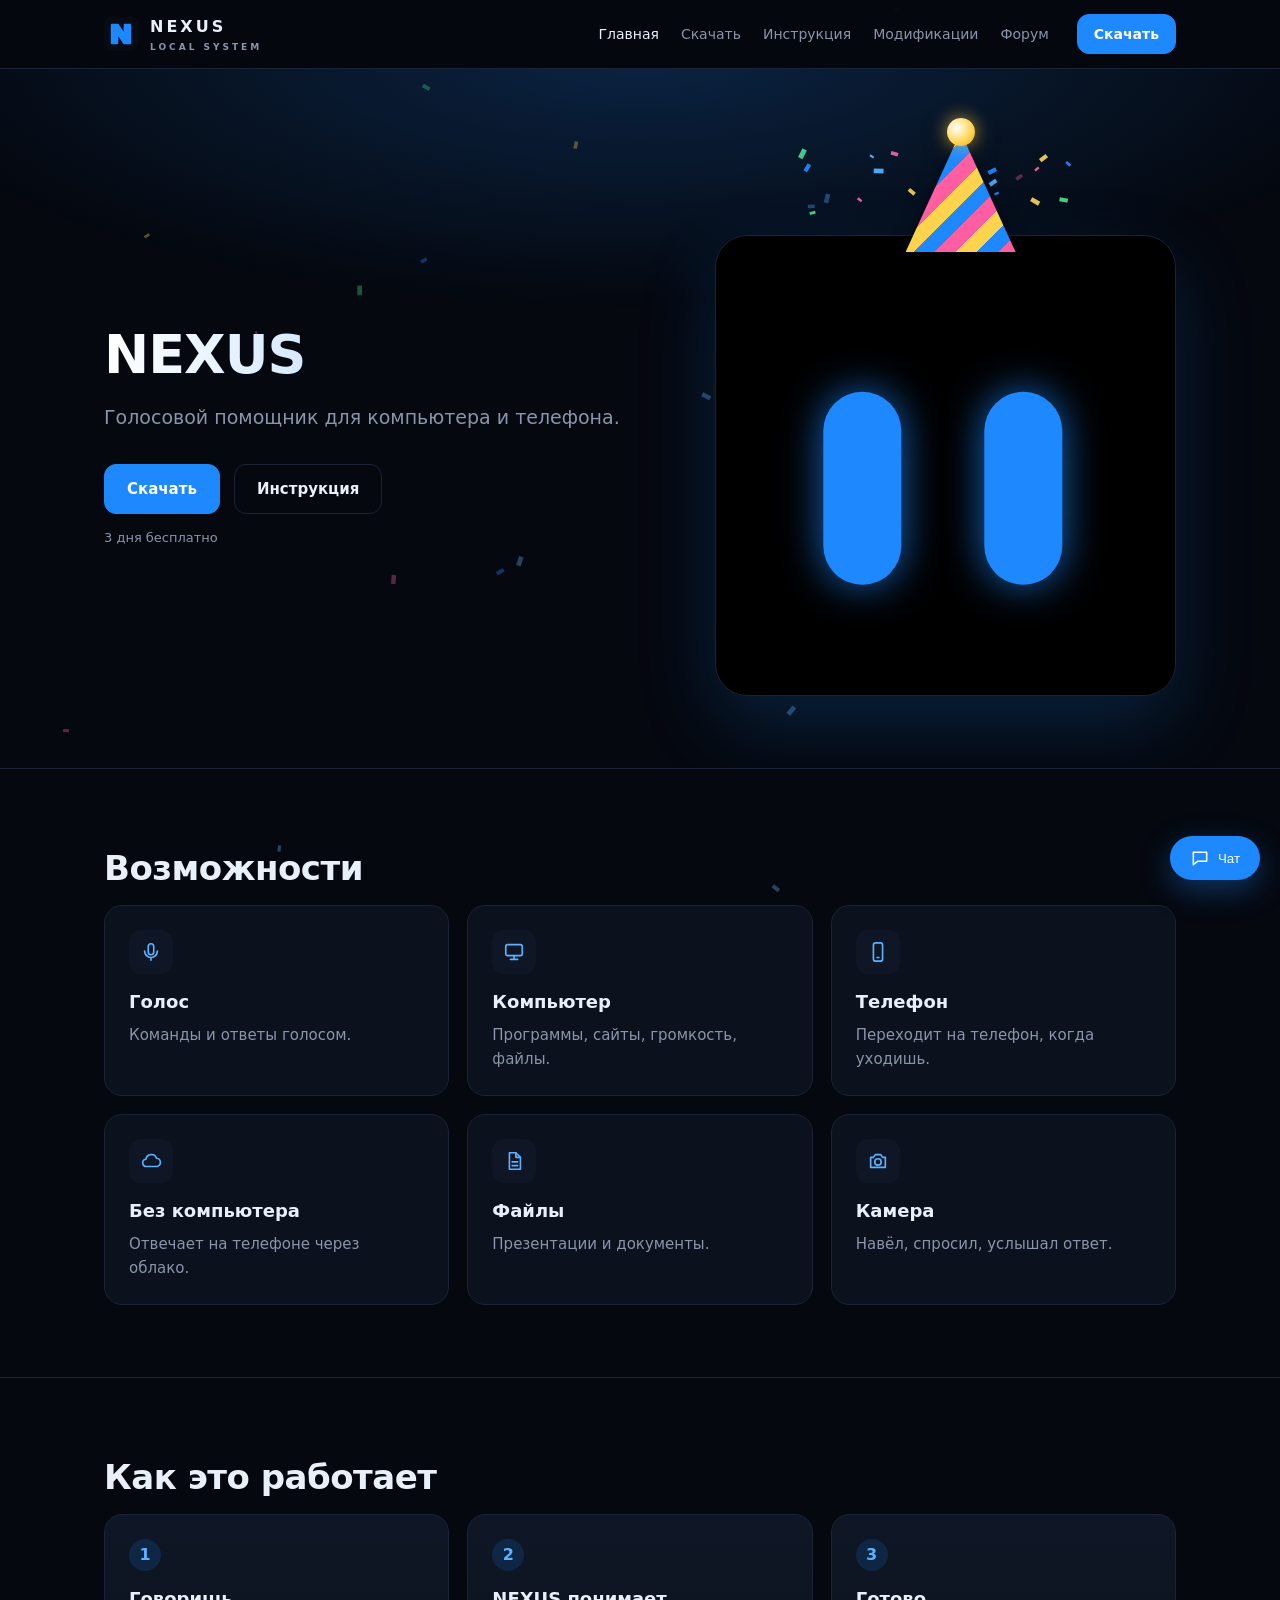
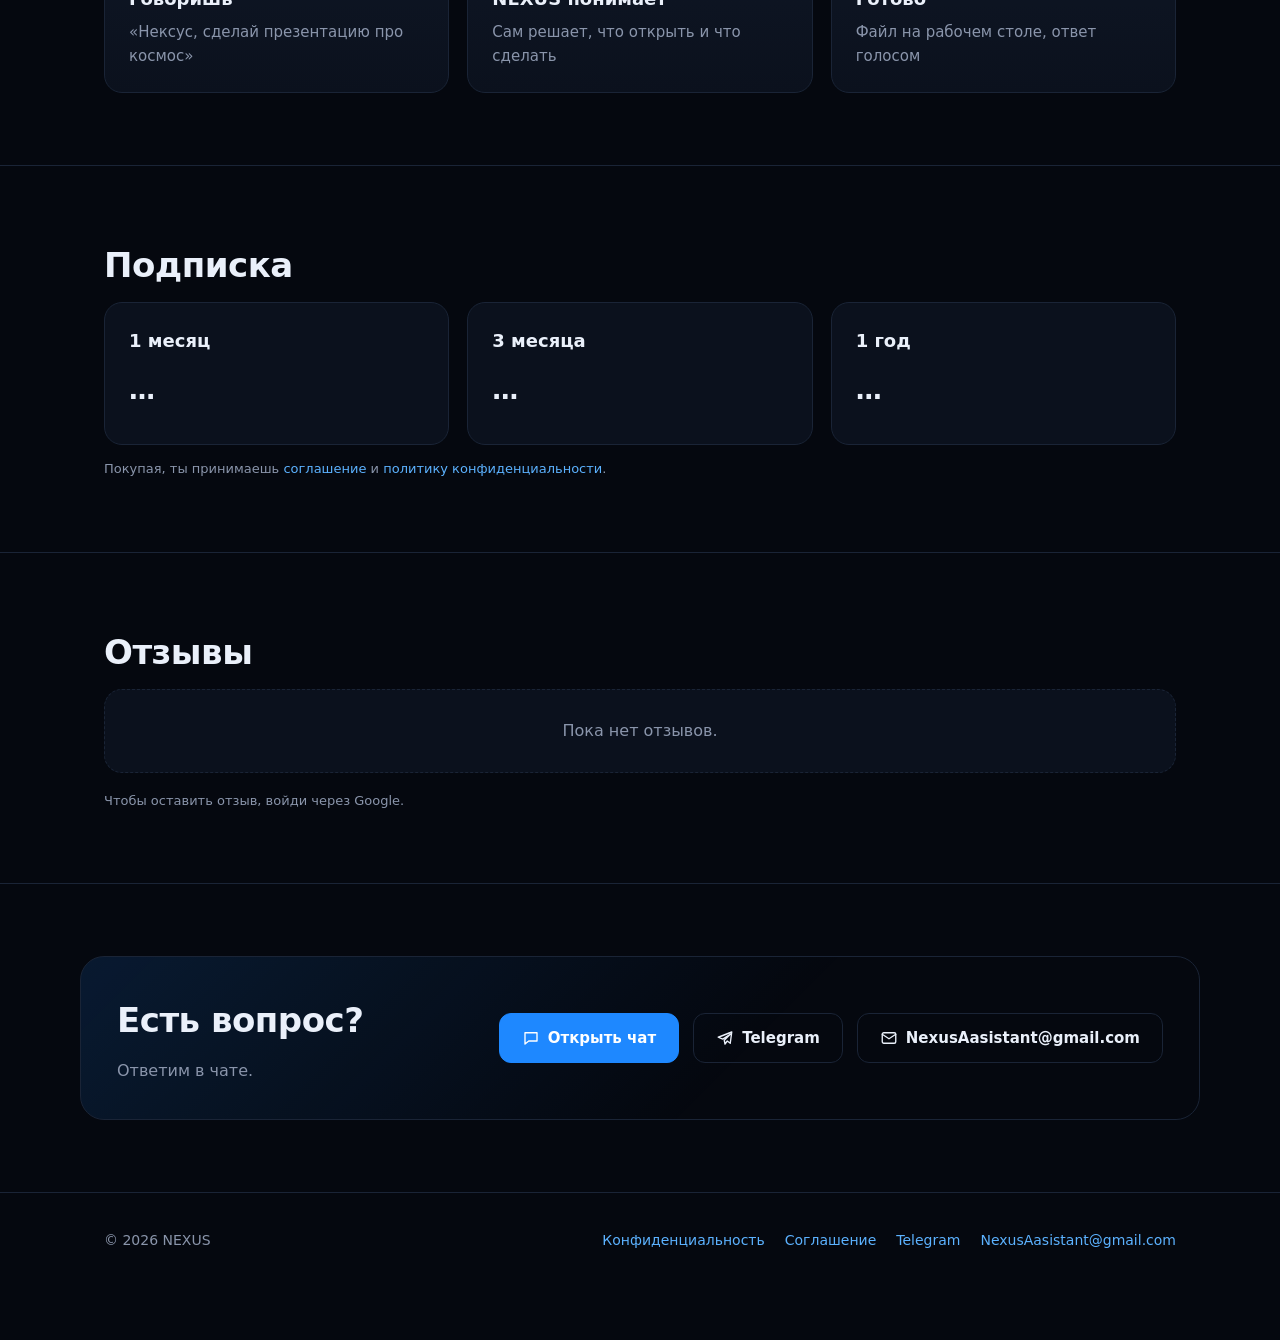
<file: index.html>
<!doctype html>
<html lang="ru">
<head>
<meta charset="utf-8">
<meta name="viewport" content="width=device-width, initial-scale=1">
<title>NEXUS</title>
<link rel="icon" href="assets/logo.svg">
<link rel="stylesheet" href="assets/style.css?v=32">
</head>
<body>
<header>
  <div class="wrap">
    <a class="brand" href="index.html"><img src="assets/logo.svg" alt=""><div>NEXUS<small>LOCAL SYSTEM</small></div></a>
    <nav>
      <a href="index.html" class="on">Главная</a>
      <a href="download.html">Скачать</a>
      <a href="guide.html">Инструкция</a>
      <a href="mods.html">Модификации</a>
      <a href="forum.html">Форум</a>
    </nav>
    <a class="btn small" href="download.html">Скачать</a>
  </div>
</header>
<main>
  <div class="hero">
    <div class="wrap">
      <div>
        <h1>NEXUS</h1>
        <p class="lead">Голосовой помощник для компьютера и телефона.</p>
        <div class="cta">
          <a class="btn" href="download.html">Скачать</a>
          <a class="btn ghost" href="guide.html">Инструкция</a>
        </div>
        <p class="note">3 дня бесплатно</p>
      </div>
      <div class="stage" aria-hidden="true">
        <div class="face" id="face">
          <div class="hat"><div class="cone"></div><span class="pom"></span></div>
          <div class="eyes" id="eyes"><div class="eye"></div><div class="eye"></div></div>
          <div class="cheek l"></div><div class="cheek r"></div>
        </div>
      </div>
    </div>
  </div>

  <section id="features">
    <div class="wrap">
      <h2>Возможности</h2>
      <div class="grid">
        <div class="card"><div class="icon"><svg class="ico" viewBox="0 0 24 24" fill="none" stroke="currentColor" stroke-width="1.8" stroke-linecap="round" stroke-linejoin="round" aria-hidden="true"><path d="M12 3a3 3 0 0 0-3 3v6a3 3 0 0 0 6 0V6a3 3 0 0 0-3-3z"/><path d="M5 11a7 7 0 0 0 14 0M12 18v3"/></svg></div><h3>Голос</h3><p>Команды и ответы голосом.</p></div>
        <div class="card"><div class="icon"><svg class="ico" viewBox="0 0 24 24" fill="none" stroke="currentColor" stroke-width="1.8" stroke-linecap="round" stroke-linejoin="round" aria-hidden="true"><rect x="3" y="4" width="18" height="12" rx="2"/><path d="M8 20h8M12 16v4"/></svg></div><h3>Компьютер</h3><p>Программы, сайты, громкость, файлы.</p></div>
        <div class="card"><div class="icon"><svg class="ico" viewBox="0 0 24 24" fill="none" stroke="currentColor" stroke-width="1.8" stroke-linecap="round" stroke-linejoin="round" aria-hidden="true"><rect x="7" y="2" width="10" height="20" rx="2.5"/><path d="M11 18h2"/></svg></div><h3>Телефон</h3><p>Переходит на телефон, когда уходишь.</p></div>
        <div class="card"><div class="icon"><svg class="ico" viewBox="0 0 24 24" fill="none" stroke="currentColor" stroke-width="1.8" stroke-linecap="round" stroke-linejoin="round" aria-hidden="true"><path d="M7 18a4 4 0 0 1-.6-7.96A6 6 0 0 1 18 9a4.5 4.5 0 0 1-.5 9H7z"/></svg></div><h3>Без компьютера</h3><p>Отвечает на телефоне через облако.</p></div>
        <div class="card"><div class="icon"><svg class="ico" viewBox="0 0 24 24" fill="none" stroke="currentColor" stroke-width="1.8" stroke-linecap="round" stroke-linejoin="round" aria-hidden="true"><path d="M7 3h7l5 5v13H7z"/><path d="M14 3v5h5M10 13h6M10 17h6"/></svg></div><h3>Файлы</h3><p>Презентации и документы.</p></div>
        <div class="card"><div class="icon"><svg class="ico" viewBox="0 0 24 24" fill="none" stroke="currentColor" stroke-width="1.8" stroke-linecap="round" stroke-linejoin="round" aria-hidden="true"><path d="M4 8h3l2-3h6l2 3h3v11H4z"/><circle cx="12" cy="13" r="3.5"/></svg></div><h3>Камера</h3><p>Навёл, спросил, услышал ответ.</p></div>
      </div>
    </div>
  </section>

  <section id="how">
    <div class="wrap">
      <h2>Как это работает</h2>
      <div class="flow">
        <div class="flow-step"><span>1</span><b>Говоришь</b><p>«Нексус, сделай презентацию про космос»</p></div>
        <div class="flow-step"><span>2</span><b>NEXUS понимает</b><p>Сам решает, что открыть и что сделать</p></div>
        <div class="flow-step"><span>3</span><b>Готово</b><p>Файл на рабочем столе, ответ голосом</p></div>
      </div>
    </div>
  </section>

  <section id="plans">
    <div class="wrap">
      <h2>Подписка</h2>
      <p class="sale-note" id="plans-sale" hidden></p>
      <div class="plans three" id="plans-list">
        <div class="card plan"><div class="name">1 месяц</div><div class="price">…</div></div>
        <div class="card plan"><div class="name">3 месяца</div><div class="price">…</div></div>
        <div class="card plan"><div class="name">1 год</div><div class="price">…</div></div>
      </div>
      <div id="buy-signin" class="review-signin" hidden><div class="who">Войди через Google — подписка придёт на этот аккаунт.</div><div class="gbutton"></div></div>
      <div id="buy-note" class="form-note"></div>
      <p class="note">Покупая, ты принимаешь <a href="terms.html">соглашение</a> и <a href="privacy.html">политику конфиденциальности</a>.</p>
    </div>
  </section>

  <section id="reviews">
    <div class="wrap">
      <h2>Отзывы</h2>
      <div id="reviews-list" class="grid"><div class="empty">Пока нет отзывов.</div></div>
      <div id="review-signin" class="review-signin"></div>
      <form id="review-form" class="card form review-form" hidden>
        <div class="who" id="review-who"></div>
        <div class="rate"><input type="radio" id="star5" name="stars" value="5" required><label for="star5" title="5">★</label><input type="radio" id="star4" name="stars" value="4"><label for="star4" title="4">★</label><input type="radio" id="star3" name="stars" value="3"><label for="star3" title="3">★</label><input type="radio" id="star2" name="stars" value="2"><label for="star2" title="2">★</label><input type="radio" id="star1" name="stars" value="1"><label for="star1" title="1">★</label></div>
        <textarea name="text" placeholder="Отзыв" maxlength="1000" required></textarea>
        <button class="btn" type="submit">Отправить</button>
        <div class="form-note"></div>
      </form>
    </div>
  </section>

  <section id="contact">
    <div class="wrap contact">
      <div>
        <h2>Есть вопрос?</h2>
        <p class="sub">Ответим в чате.</p>
      </div>
      <div class="cta">
        <button class="btn" data-chat><svg class="ico" viewBox="0 0 24 24" fill="none" stroke="currentColor" stroke-width="1.8" stroke-linecap="round" stroke-linejoin="round" aria-hidden="true"><path d="M4 5h16v11H9l-5 4z"/></svg> Открыть чат</button>
        <a class="btn ghost" href="https://t.me/NexusAppAiBot" target="_blank" rel="noopener"><svg class="ico" viewBox="0 0 24 24" fill="none" stroke="currentColor" stroke-width="1.8" stroke-linecap="round" stroke-linejoin="round" aria-hidden="true"><path d="M21 4L3 11l6 2.5L19 7l-8 8 1 5 3-4 4 3z"/></svg> Telegram</a>
        <a class="btn ghost" href="mailto:NexusAasistant@gmail.com"><svg class="ico" viewBox="0 0 24 24" fill="none" stroke="currentColor" stroke-width="1.8" stroke-linecap="round" stroke-linejoin="round" aria-hidden="true"><rect x="3" y="5" width="18" height="14" rx="2"/><path d="M3 7l9 6 9-6"/></svg> NexusAasistant@gmail.com</a>
      </div>
    </div>
  </section>
</main>
<footer>
  <div class="wrap">
    <span>© 2026 NEXUS</span>
    <div class="links"><a href="privacy.html">Конфиденциальность</a><a href="terms.html">Соглашение</a><a href="https://t.me/NexusAppAiBot" target="_blank" rel="noopener">Telegram</a><a href="mailto:NexusAasistant@gmail.com">NexusAasistant@gmail.com</a></div>
  </div>
</footer>
<button class="chat-open" data-chat aria-label="Чат"><svg class="ico" viewBox="0 0 24 24" fill="none" stroke="currentColor" stroke-width="1.8" stroke-linecap="round" stroke-linejoin="round" aria-hidden="true"><path d="M4 5h16v11H9l-5 4z"/></svg><span>Чат</span></button>
<script>window.NEXUS_CHAT = "https://193-232-89-90.sslip.io:8443"; window.NEXUS_GOOGLE = "959547743443-be8pcmqgt4temf61vtt6gkfed54fnpoh.apps.googleusercontent.com"; window.NEXUS_TELEGRAM = "https://t.me/NexusAppAiBot";</script>
<script src="assets/chat.js?v=32"></script>
<script src="assets/panel-link.js?v=32"></script>
<script src="assets/community.js?v=32"></script>
<script src="assets/shop.js?v=32"></script>
<script src="assets/anim.js?v=32"></script>
</body>
</html>
</file>
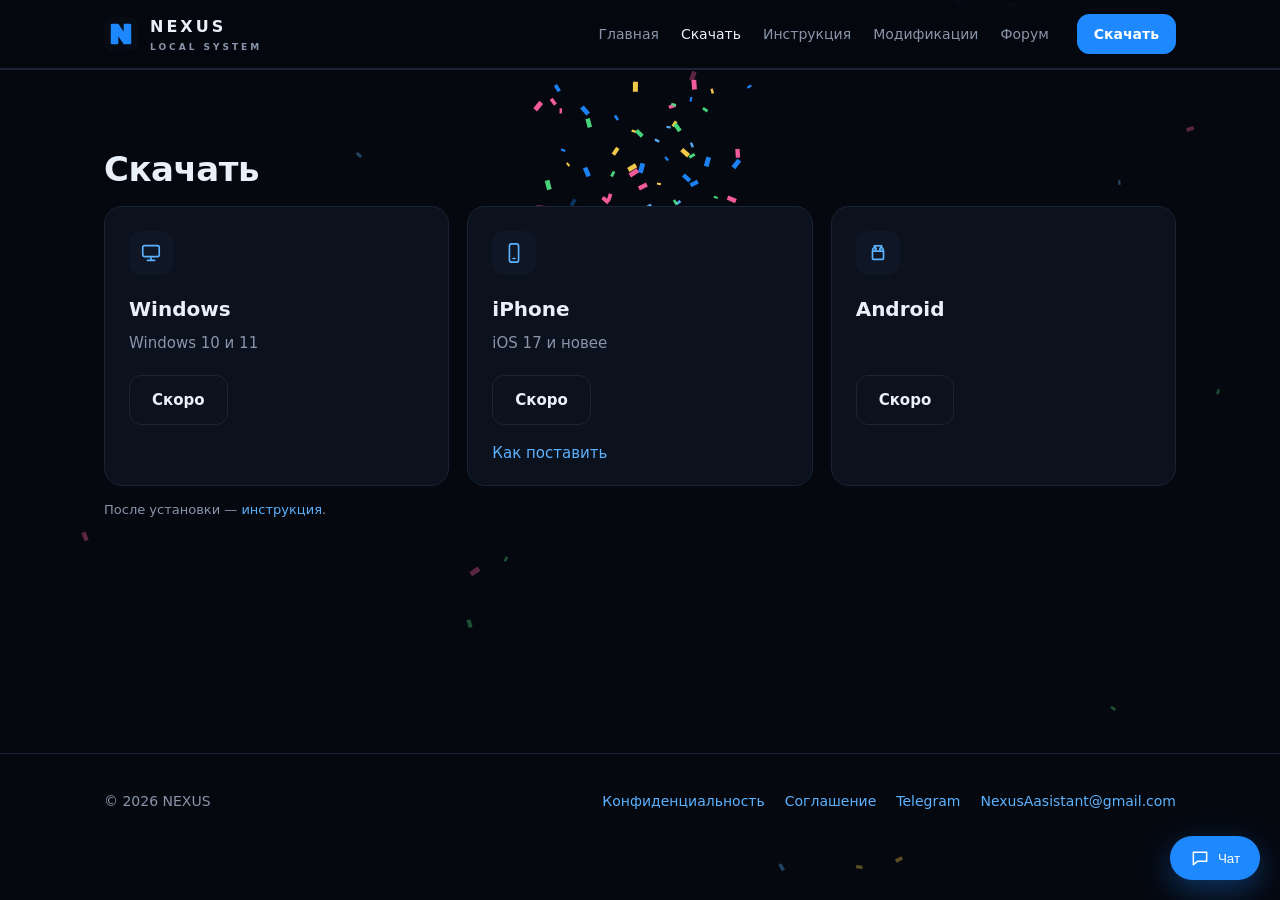
<file: download.html>
<!doctype html>
<html lang="ru">
<head>
<meta charset="utf-8">
<meta name="viewport" content="width=device-width, initial-scale=1">
<title>Скачать — NEXUS</title>
<link rel="icon" href="assets/logo.svg">
<link rel="stylesheet" href="assets/style.css?v=32">
</head>
<body>
<header>
  <div class="wrap">
    <a class="brand" href="index.html"><img src="assets/logo.svg" alt=""><div>NEXUS<small>LOCAL SYSTEM</small></div></a>
    <nav>
      <a href="index.html">Главная</a>
      <a href="download.html" class="on">Скачать</a>
      <a href="guide.html">Инструкция</a>
      <a href="mods.html">Модификации</a>
      <a href="forum.html">Форум</a>
    </nav>
    <a class="btn small" href="download.html">Скачать</a>
  </div>
</header>
<main>
  <section>
    <div class="wrap">
      <h2>Скачать</h2>
      <div class="downloads">
        <div class="card dl" data-dl="pc">
          <div class="icon"><svg class="ico" viewBox="0 0 24 24" fill="none" stroke="currentColor" stroke-width="1.8" stroke-linecap="round" stroke-linejoin="round" aria-hidden="true"><rect x="3" y="4" width="18" height="12" rx="2"/><path d="M8 20h8M12 16v4"/></svg></div>
          <h3>Windows</h3>
          <p>Windows 10 и 11</p>
          <span class="btn ghost soon">Скоро</span>
        </div>
        <div class="card dl" data-dl="ios">
          <div class="icon"><svg class="ico" viewBox="0 0 24 24" fill="none" stroke="currentColor" stroke-width="1.8" stroke-linecap="round" stroke-linejoin="round" aria-hidden="true"><rect x="7" y="2" width="10" height="20" rx="2.5"/><path d="M11 18h2"/></svg></div>
          <h3>iPhone</h3>
          <p>iOS 17 и новее</p>
          <span class="btn ghost soon">Скоро</span>
          <p class="note"><a href="guide.html#iphone">Как поставить</a></p>
        </div>
        <div class="card dl" data-dl="android">
          <div class="icon"><svg class="ico" viewBox="0 0 24 24" fill="none" stroke="currentColor" stroke-width="1.8" stroke-linecap="round" stroke-linejoin="round" aria-hidden="true"><path d="M6 10h12v8a1 1 0 0 1-1 1H7a1 1 0 0 1-1-1zM6 10a6 6 0 0 1 12 0M8 4l1.5 2.5M16 4l-1.5 2.5"/><circle cx="9.5" cy="7.8" r=".6"/><circle cx="14.5" cy="7.8" r=".6"/></svg></div>
          <h3>Android</h3>
          <p>&nbsp;</p>
          <span class="btn ghost soon">Скоро</span>
        </div>
      </div>
      <p class="note">После установки — <a href="guide.html">инструкция</a>.</p>
    </div>
  </section>
</main>
<footer>
  <div class="wrap">
    <span>© 2026 NEXUS</span>
    <div class="links"><a href="privacy.html">Конфиденциальность</a><a href="terms.html">Соглашение</a><a href="https://t.me/NexusAppAiBot" target="_blank" rel="noopener">Telegram</a><a href="mailto:NexusAasistant@gmail.com">NexusAasistant@gmail.com</a></div>
  </div>
</footer>
<button class="chat-open" data-chat aria-label="Чат"><svg class="ico" viewBox="0 0 24 24" fill="none" stroke="currentColor" stroke-width="1.8" stroke-linecap="round" stroke-linejoin="round" aria-hidden="true"><path d="M4 5h16v11H9l-5 4z"/></svg><span>Чат</span></button>
<script>window.NEXUS_CHAT = "https://193-232-89-90.sslip.io:8443"; window.NEXUS_GOOGLE = "959547743443-be8pcmqgt4temf61vtt6gkfed54fnpoh.apps.googleusercontent.com"; window.NEXUS_TELEGRAM = "https://t.me/NexusAppAiBot";</script>
<script src="assets/chat.js?v=32"></script>
<script src="assets/panel-link.js?v=32"></script>
<script src="assets/community.js?v=32"></script>
<script src="assets/shop.js?v=32"></script>
<script src="assets/anim.js?v=32"></script>
</body>
</html>
</file>
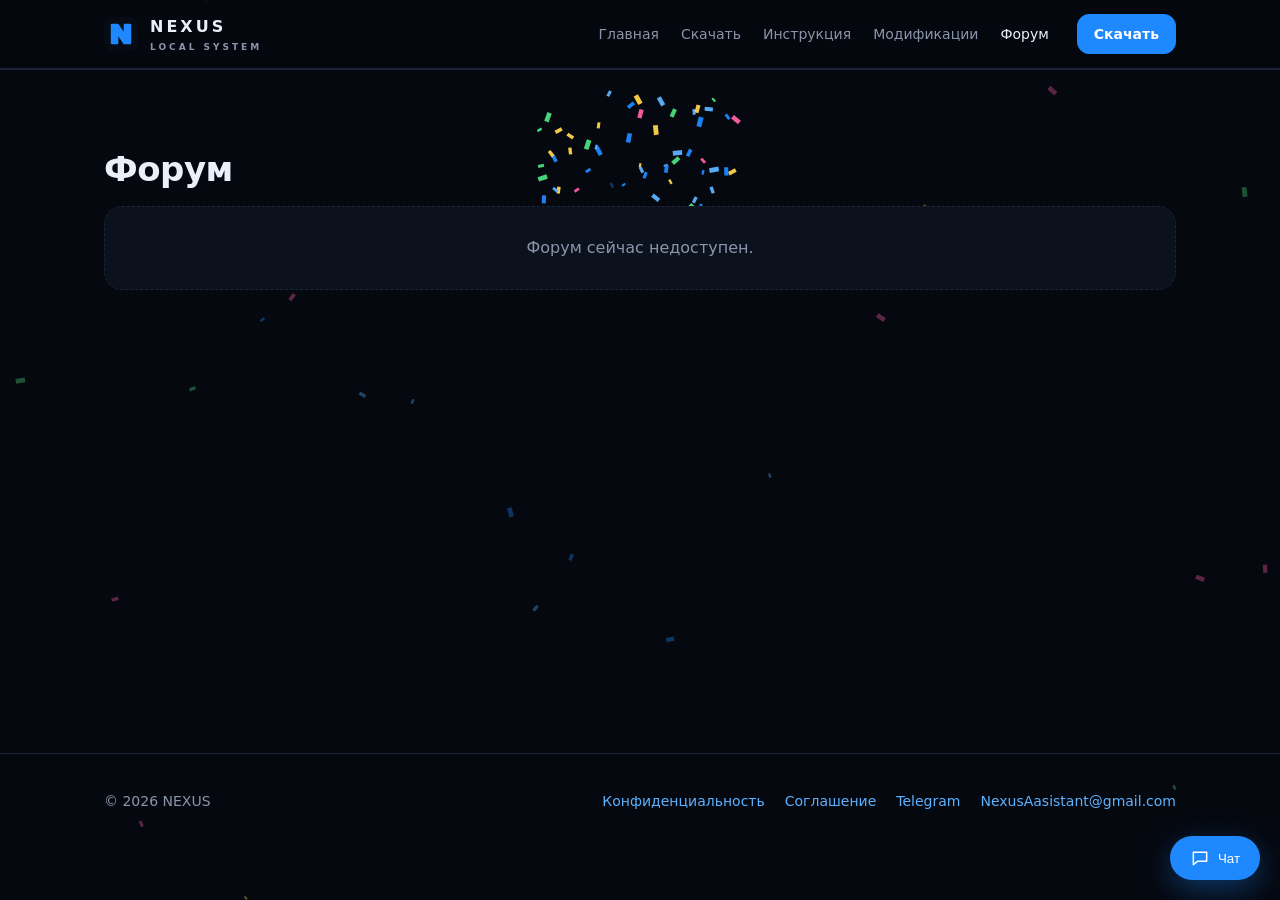
<file: forum.html>
<!doctype html>
<html lang="ru">
<head>
<meta charset="utf-8">
<meta name="viewport" content="width=device-width, initial-scale=1">
<title>Форум — NEXUS</title>
<link rel="icon" href="assets/logo.svg">
<link rel="stylesheet" href="assets/style.css?v=32">
</head>
<body>
<header>
  <div class="wrap">
    <a class="brand" href="index.html"><img src="assets/logo.svg" alt=""><div>NEXUS<small>LOCAL SYSTEM</small></div></a>
    <nav>
      <a href="index.html">Главная</a>
      <a href="download.html">Скачать</a>
      <a href="guide.html">Инструкция</a>
      <a href="mods.html">Модификации</a>
      <a href="forum.html" class="on">Форум</a>
    </nav>
    <a class="btn small" href="download.html">Скачать</a>
  </div>
</header>
<main>
  <section>
    <div class="wrap">
      <h2>Форум</h2>
      <div id="forum"><div class="empty">Загружаю…</div></div>
    </div>
  </section>
</main>
<footer>
  <div class="wrap">
    <span>© 2026 NEXUS</span>
    <div class="links"><a href="privacy.html">Конфиденциальность</a><a href="terms.html">Соглашение</a><a href="https://t.me/NexusAppAiBot" target="_blank" rel="noopener">Telegram</a><a href="mailto:NexusAasistant@gmail.com">NexusAasistant@gmail.com</a></div>
  </div>
</footer>
<button class="chat-open" data-chat aria-label="Чат"><svg class="ico" viewBox="0 0 24 24" fill="none" stroke="currentColor" stroke-width="1.8" stroke-linecap="round" stroke-linejoin="round" aria-hidden="true"><path d="M4 5h16v11H9l-5 4z"/></svg><span>Чат</span></button>
<script>window.NEXUS_CHAT = "https://193-232-89-90.sslip.io:8443"; window.NEXUS_GOOGLE = "959547743443-be8pcmqgt4temf61vtt6gkfed54fnpoh.apps.googleusercontent.com"; window.NEXUS_TELEGRAM = "https://t.me/NexusAppAiBot";</script>
<script src="assets/chat.js?v=32"></script>
<script src="assets/panel-link.js?v=32"></script>
<script src="assets/community.js?v=32"></script>
<script src="assets/shop.js?v=32"></script>
<script src="assets/anim.js?v=32"></script>
</body>
</html>
</file>
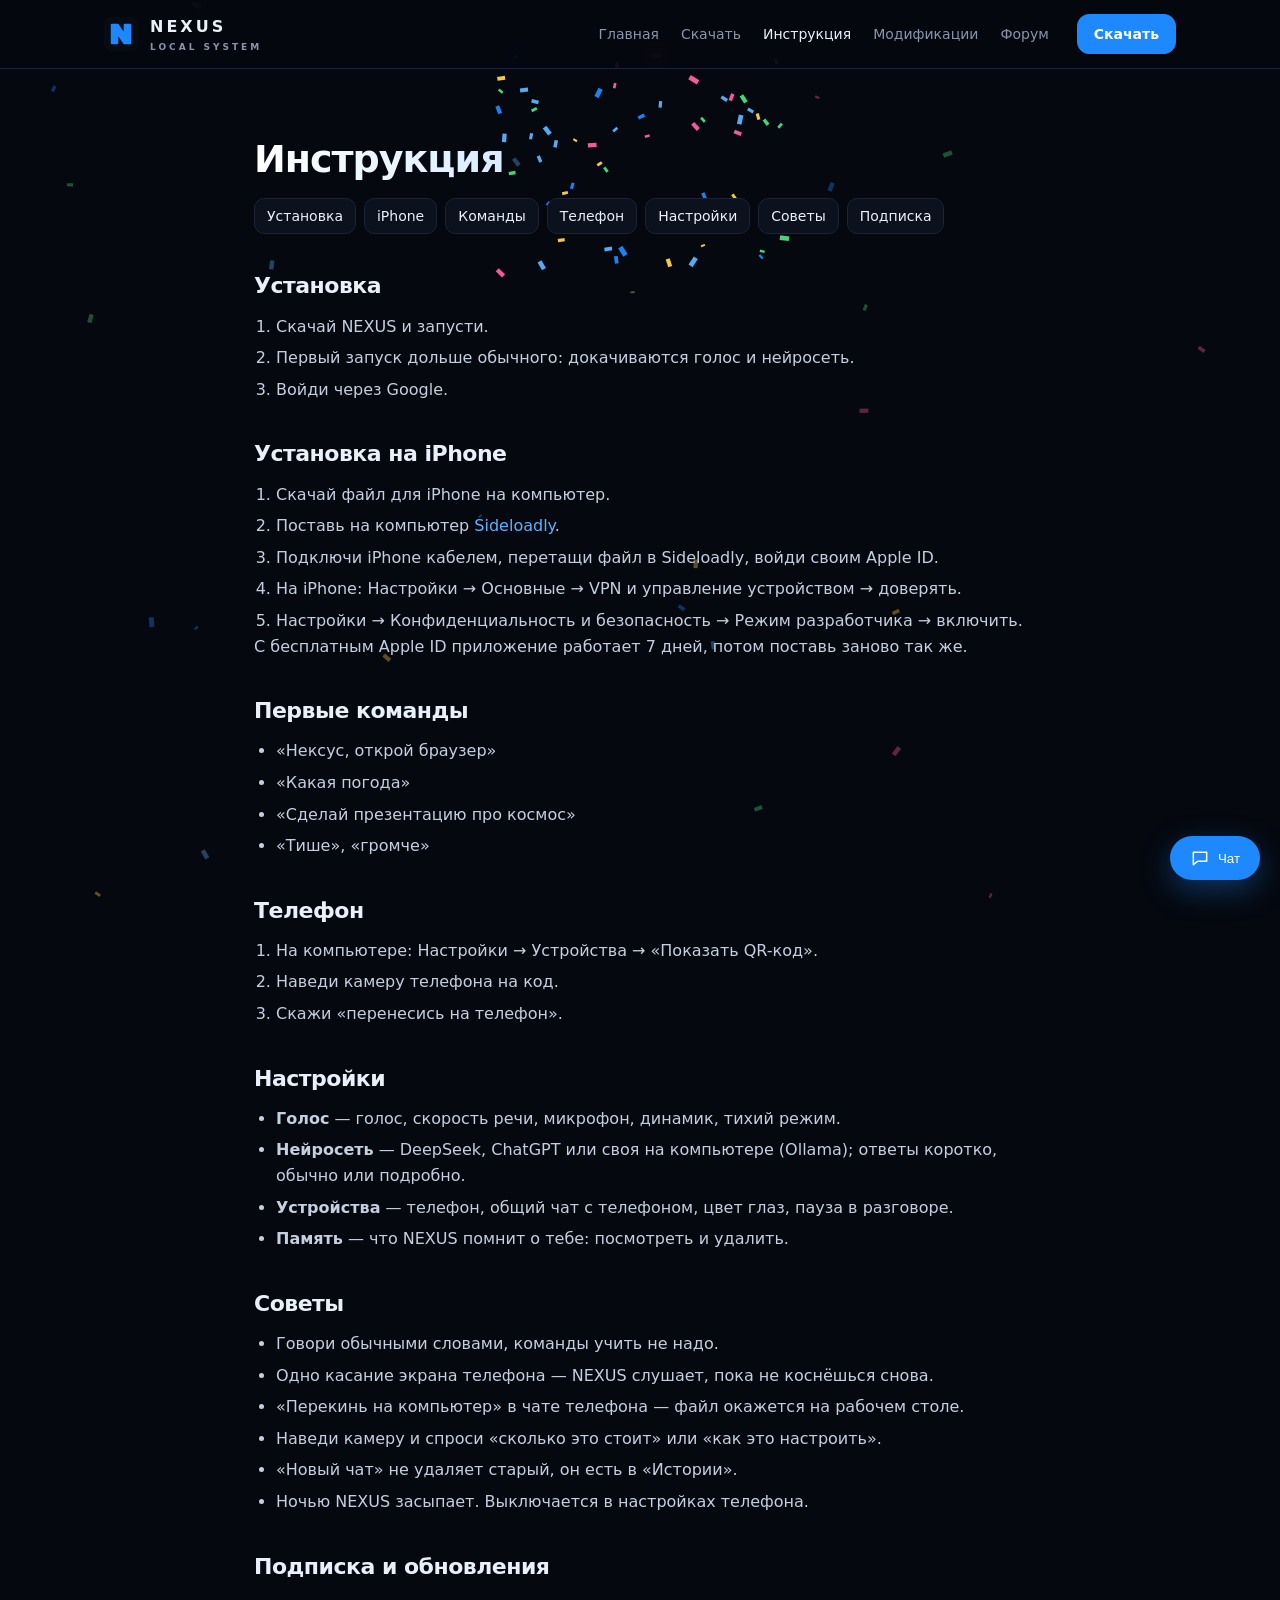
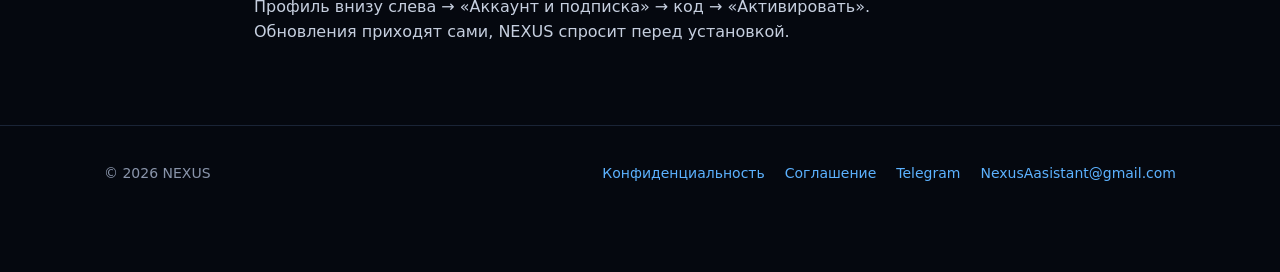
<file: guide.html>
<!doctype html>
<html lang="ru">
<head>
<meta charset="utf-8">
<meta name="viewport" content="width=device-width, initial-scale=1">
<title>Инструкция — NEXUS</title>
<link rel="icon" href="assets/logo.svg">
<link rel="stylesheet" href="assets/style.css?v=32">
</head>
<body>
<header>
  <div class="wrap">
    <a class="brand" href="index.html"><img src="assets/logo.svg" alt=""><div>NEXUS<small>LOCAL SYSTEM</small></div></a>
    <nav>
      <a href="index.html">Главная</a>
      <a href="download.html">Скачать</a>
      <a href="guide.html" class="on">Инструкция</a>
      <a href="mods.html">Модификации</a>
      <a href="forum.html">Форум</a>
    </nav>
    <a class="btn small" href="download.html">Скачать</a>
  </div>
</header>
<main>
  <article class="doc">
    <h1>Инструкция</h1>
    <div class="toc">
      <a href="#install">Установка</a><a href="#iphone">iPhone</a><a href="#commands">Команды</a><a href="#phone">Телефон</a>
      <a href="#settings">Настройки</a><a href="#tips">Советы</a><a href="#subscription">Подписка</a>
    </div>

    <h2 id="install">Установка</h2>
    <ol>
      <li>Скачай NEXUS и запусти.</li>
      <li>Первый запуск дольше обычного: докачиваются голос и нейросеть.</li>
      <li>Войди через Google.</li>
    </ol>

    <h2 id="iphone">Установка на iPhone</h2>
    <ol>
      <li>Скачай файл для iPhone на компьютер.</li>
      <li>Поставь на компьютер <a href="https://sideloadly.io/">Sideloadly</a>.</li>
      <li>Подключи iPhone кабелем, перетащи файл в Sideloadly, войди своим Apple ID.</li>
      <li>На iPhone: Настройки → Основные → VPN и управление устройством → доверять.</li>
      <li>Настройки → Конфиденциальность и безопасность → Режим разработчика → включить.</li>
    </ol>
    <p>С бесплатным Apple ID приложение работает 7 дней, потом поставь заново так же.</p>

    <h2 id="commands">Первые команды</h2>
    <ul>
      <li>«Нексус, открой браузер»</li>
      <li>«Какая погода»</li>
      <li>«Сделай презентацию про космос»</li>
      <li>«Тише», «громче»</li>
    </ul>

    <h2 id="phone">Телефон</h2>
    <ol>
      <li>На компьютере: Настройки → Устройства → «Показать QR-код».</li>
      <li>Наведи камеру телефона на код.</li>
      <li>Скажи «перенесись на телефон».</li>
    </ol>

    <h2 id="settings">Настройки</h2>
    <ul>
      <li><b>Голос</b> — голос, скорость речи, микрофон, динамик, тихий режим.</li>
      <li><b>Нейросеть</b> — DeepSeek, ChatGPT или своя на компьютере (Ollama); ответы коротко, обычно или подробно.</li>
      <li><b>Устройства</b> — телефон, общий чат с телефоном, цвет глаз, пауза в разговоре.</li>
      <li><b>Память</b> — что NEXUS помнит о тебе: посмотреть и удалить.</li>
    </ul>

    <h2 id="tips">Советы</h2>
    <ul>
      <li>Говори обычными словами, команды учить не надо.</li>
      <li>Одно касание экрана телефона — NEXUS слушает, пока не коснёшься снова.</li>
      <li>«Перекинь на компьютер» в чате телефона — файл окажется на рабочем столе.</li>
      <li>Наведи камеру и спроси «сколько это стоит» или «как это настроить».</li>
      <li>«Новый чат» не удаляет старый, он есть в «Истории».</li>
      <li>Ночью NEXUS засыпает. Выключается в настройках телефона.</li>
    </ul>

    <h2 id="subscription">Подписка и обновления</h2>
    <p>Профиль внизу слева → «Аккаунт и подписка» → код → «Активировать».</p>
    <p>Обновления приходят сами, NEXUS спросит перед установкой.</p>
  </article>
</main>
<footer>
  <div class="wrap">
    <span>© 2026 NEXUS</span>
    <div class="links"><a href="privacy.html">Конфиденциальность</a><a href="terms.html">Соглашение</a><a href="https://t.me/NexusAppAiBot" target="_blank" rel="noopener">Telegram</a><a href="mailto:NexusAasistant@gmail.com">NexusAasistant@gmail.com</a></div>
  </div>
</footer>
<button class="chat-open" data-chat aria-label="Чат"><svg class="ico" viewBox="0 0 24 24" fill="none" stroke="currentColor" stroke-width="1.8" stroke-linecap="round" stroke-linejoin="round" aria-hidden="true"><path d="M4 5h16v11H9l-5 4z"/></svg><span>Чат</span></button>
<script>window.NEXUS_CHAT = "https://193-232-89-90.sslip.io:8443"; window.NEXUS_GOOGLE = "959547743443-be8pcmqgt4temf61vtt6gkfed54fnpoh.apps.googleusercontent.com"; window.NEXUS_TELEGRAM = "https://t.me/NexusAppAiBot";</script>
<script src="assets/chat.js?v=32"></script>
<script src="assets/panel-link.js?v=32"></script>
<script src="assets/community.js?v=32"></script>
<script src="assets/shop.js?v=32"></script>
<script src="assets/anim.js?v=32"></script>
</body>
</html>
</file>
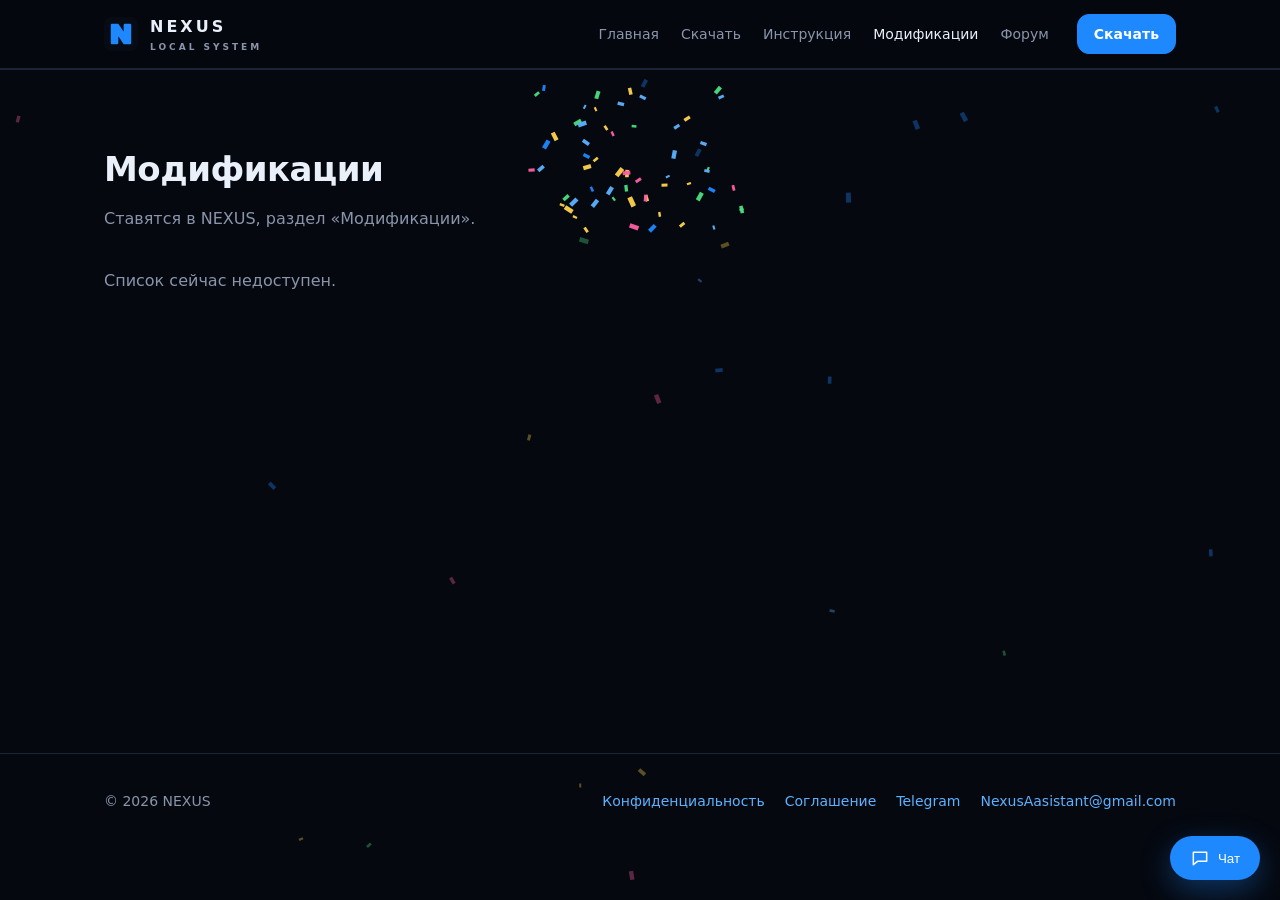
<file: mods.html>
<!doctype html>
<html lang="ru">
<head>
<meta charset="utf-8">
<meta name="viewport" content="width=device-width, initial-scale=1">
<title>Модификации — NEXUS</title>
<link rel="icon" href="assets/logo.svg">
<link rel="stylesheet" href="assets/style.css?v=32">
</head>
<body>
<header>
  <div class="wrap">
    <a class="brand" href="index.html"><img src="assets/logo.svg" alt=""><div>NEXUS<small>LOCAL SYSTEM</small></div></a>
    <nav>
      <a href="index.html">Главная</a>
      <a href="download.html">Скачать</a>
      <a href="guide.html">Инструкция</a>
      <a href="mods.html" class="on">Модификации</a>
      <a href="forum.html">Форум</a>
    </nav>
    <a class="btn small" href="download.html">Скачать</a>
  </div>
</header>
<main>
  <section>
    <div class="wrap">
      <h2>Модификации</h2>
      <p class="sub">Ставятся в NEXUS, раздел «Модификации».</p>
      <div class="grid" id="mods-list"><p class="sub" id="mods-empty">Загружаю…</p>
      </div>
      <div id="buy-signin" class="review-signin" hidden><div class="who">Войди через Google — модификация придёт на этот аккаунт.</div><div class="gbutton"></div></div>
      <div id="buy-note" class="form-note"></div>
    </div>
  </section>
</main>
<footer>
  <div class="wrap">
    <span>© 2026 NEXUS</span>
    <div class="links"><a href="privacy.html">Конфиденциальность</a><a href="terms.html">Соглашение</a><a href="https://t.me/NexusAppAiBot" target="_blank" rel="noopener">Telegram</a><a href="mailto:NexusAasistant@gmail.com">NexusAasistant@gmail.com</a></div>
  </div>
</footer>
<button class="chat-open" data-chat aria-label="Чат"><svg class="ico" viewBox="0 0 24 24" fill="none" stroke="currentColor" stroke-width="1.8" stroke-linecap="round" stroke-linejoin="round" aria-hidden="true"><path d="M4 5h16v11H9l-5 4z"/></svg><span>Чат</span></button>
<script>window.NEXUS_CHAT = "https://193-232-89-90.sslip.io:8443"; window.NEXUS_GOOGLE = "959547743443-be8pcmqgt4temf61vtt6gkfed54fnpoh.apps.googleusercontent.com"; window.NEXUS_TELEGRAM = "https://t.me/NexusAppAiBot";</script>
<script src="assets/chat.js?v=32"></script>
<script src="assets/panel-link.js?v=32"></script>
<script src="assets/community.js?v=32"></script>
<script src="assets/shop.js?v=32"></script>
<script src="assets/anim.js?v=32"></script>
</body>
</html>
</file>
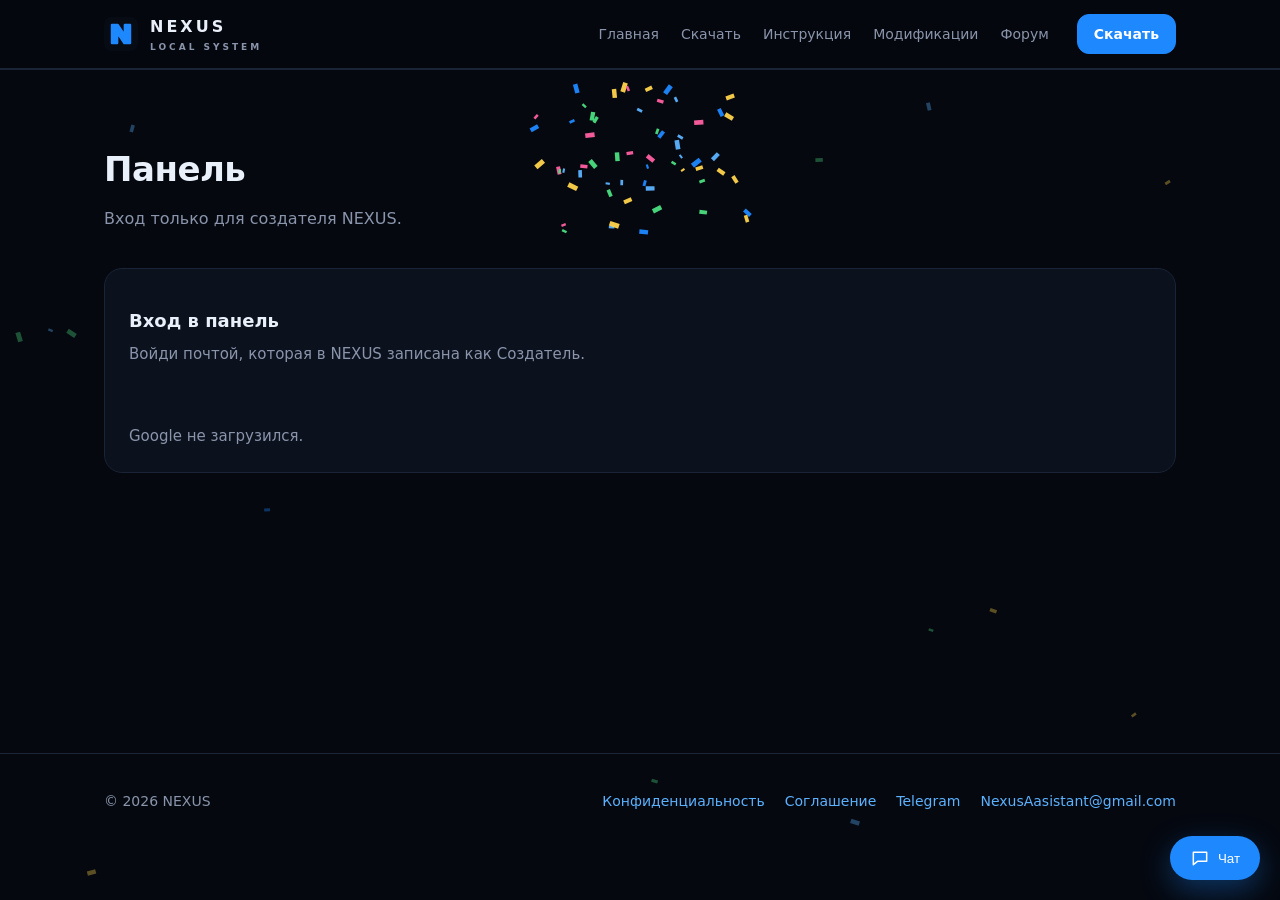
<file: panel.html>
<!doctype html>
<html lang="ru">
<head>
<meta charset="utf-8">
<meta name="viewport" content="width=device-width, initial-scale=1">
<title>Панель — NEXUS</title>
<link rel="icon" href="assets/logo.svg">
<link rel="stylesheet" href="assets/style.css?v=32">
</head>
<body>
<header>
  <div class="wrap">
    <a class="brand" href="index.html"><img src="assets/logo.svg" alt=""><div>NEXUS<small>LOCAL SYSTEM</small></div></a>
    <nav>
      <a href="index.html">Главная</a>
      <a href="download.html">Скачать</a>
      <a href="guide.html">Инструкция</a>
      <a href="mods.html">Модификации</a>
      <a href="forum.html">Форум</a>
    </nav>
    <a class="btn small" href="download.html">Скачать</a>
  </div>
</header>
<main>
  <section>
    <div class="wrap">
      <h2>Панель</h2>
      <p class="sub">Вход только для создателя NEXUS.</p>
      <div id="panel"><div class="empty">Загружаю…</div></div>
    </div>
  </section>
</main>
<footer>
  <div class="wrap">
    <span>© 2026 NEXUS</span>
    <div class="links"><a href="privacy.html">Конфиденциальность</a><a href="terms.html">Соглашение</a><a href="https://t.me/NexusAppAiBot" target="_blank" rel="noopener">Telegram</a><a href="mailto:NexusAasistant@gmail.com">NexusAasistant@gmail.com</a></div>
  </div>
</footer>
<button class="chat-open" data-chat aria-label="Чат"><svg class="ico" viewBox="0 0 24 24" fill="none" stroke="currentColor" stroke-width="1.8" stroke-linecap="round" stroke-linejoin="round" aria-hidden="true"><path d="M4 5h16v11H9l-5 4z"/></svg><span>Чат</span></button>
<script>window.NEXUS_CHAT = "https://193-232-89-90.sslip.io:8443"; window.NEXUS_GOOGLE = "959547743443-be8pcmqgt4temf61vtt6gkfed54fnpoh.apps.googleusercontent.com"; window.NEXUS_TELEGRAM = "https://t.me/NexusAppAiBot";</script>
<script src="assets/chat.js?v=32"></script>
<script src="assets/panel-link.js?v=32"></script>
<script src="assets/community.js?v=32"></script>
<script src="assets/shop.js?v=32"></script>
<script src="assets/panel.js?v=32"></script>
<script src="assets/panel-pages.js?v=32"></script>
<script src="assets/panel-updates.js?v=32"></script>
<script src="assets/panel-mods.js?v=32"></script>
<script src="assets/panel-rest.js?v=32"></script>
<script src="assets/panel-reports.js?v=32"></script>
<script src="assets/panel-bugs.js?v=32"></script>
<script src="assets/anim.js?v=32"></script>
</body>
</html>
</file>
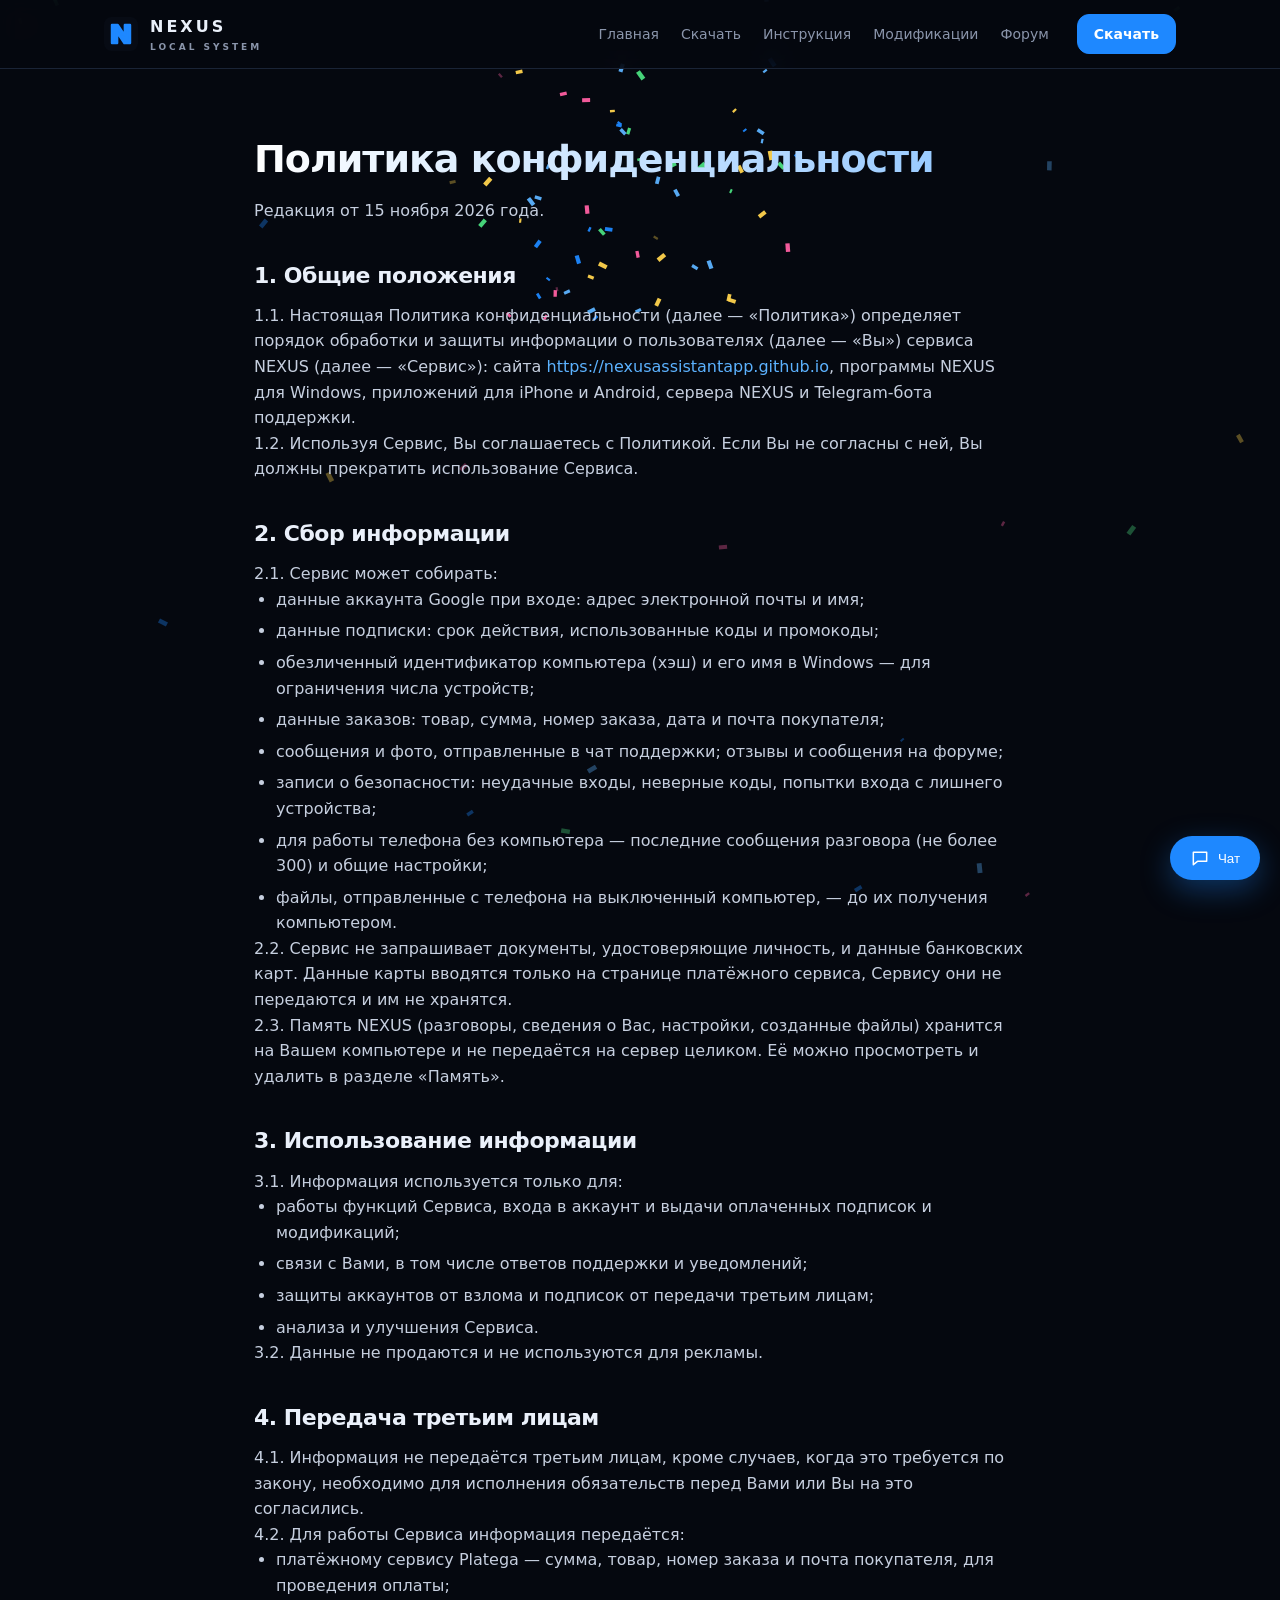
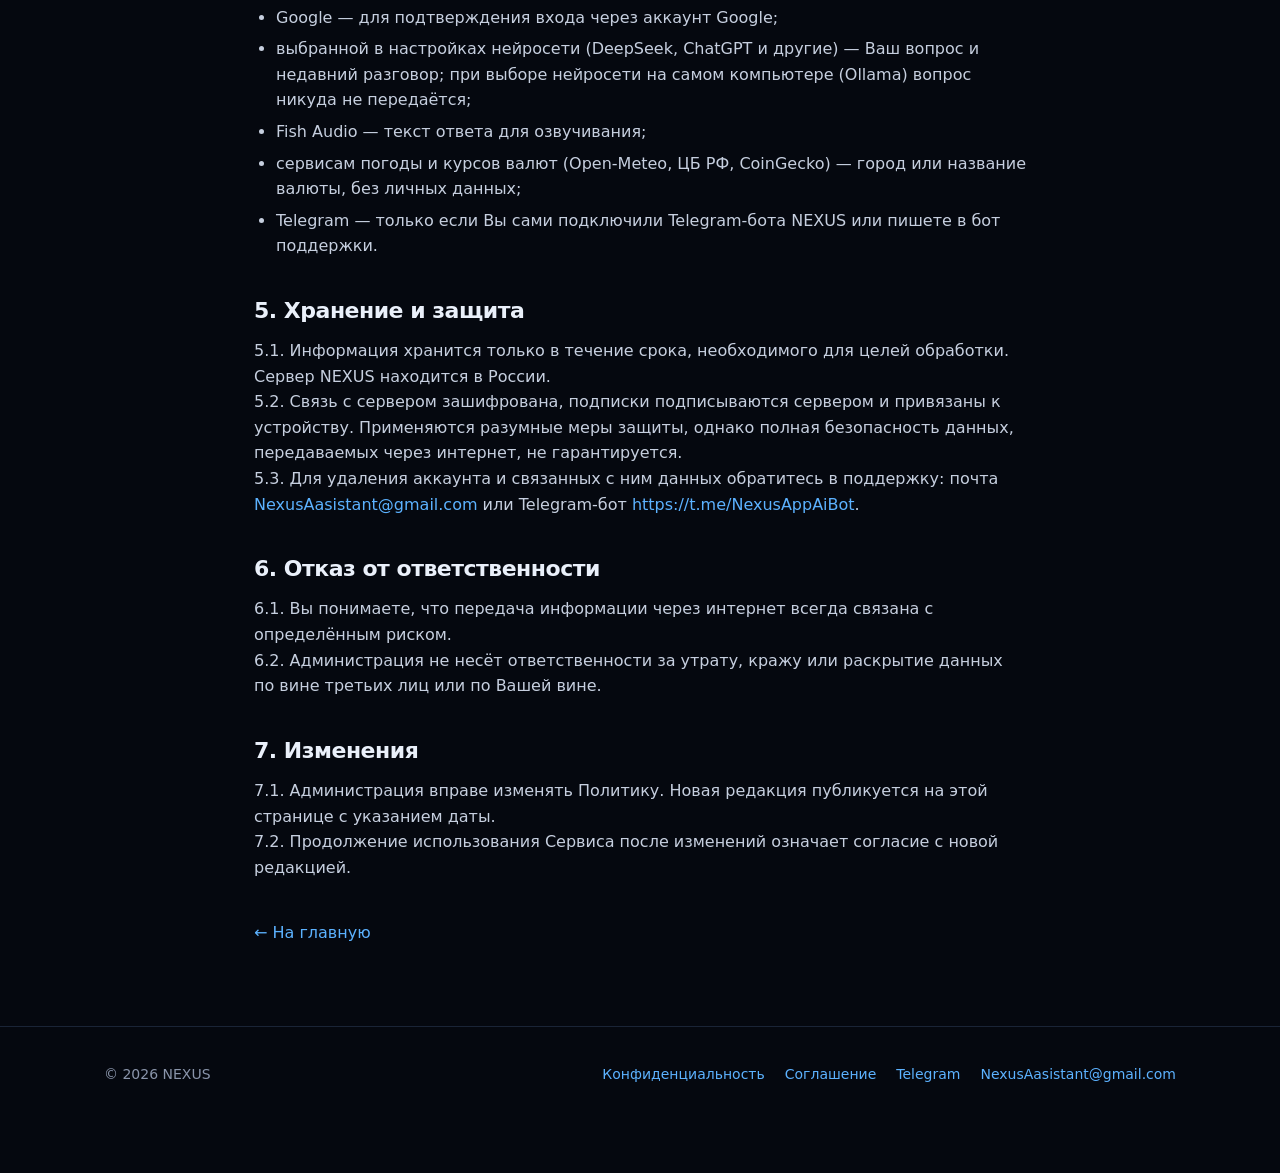
<file: privacy.html>
<!doctype html>
<html lang="ru">
<head>
<meta charset="utf-8">
<meta name="viewport" content="width=device-width, initial-scale=1">
<title>Конфиденциальность — NEXUS</title>
<link rel="icon" href="assets/logo.svg">
<link rel="stylesheet" href="assets/style.css?v=32">
</head>
<body>
<header>
  <div class="wrap">
    <a class="brand" href="index.html"><img src="assets/logo.svg" alt=""><div>NEXUS<small>LOCAL SYSTEM</small></div></a>
    <nav>
      <a href="index.html">Главная</a>
      <a href="download.html">Скачать</a>
      <a href="guide.html">Инструкция</a>
      <a href="mods.html">Модификации</a>
      <a href="forum.html">Форум</a>
    </nav>
    <a class="btn small" href="download.html">Скачать</a>
  </div>
</header>
<main>
  <article class="doc">
  <h1>Политика конфиденциальности</h1>
  <p>Редакция от 15 ноября 2026 года.</p>

  <h2>1. Общие положения</h2>
  <p>1.1. Настоящая Политика конфиденциальности (далее — «Политика») определяет порядок обработки и защиты
    информации о пользователях (далее — «Вы») сервиса NEXUS (далее — «Сервис»): сайта
    <a href="https://nexusassistantapp.github.io">https://nexusassistantapp.github.io</a>, программы NEXUS для
    Windows, приложений для iPhone и Android, сервера NEXUS и Telegram-бота поддержки.</p>
  <p>1.2. Используя Сервис, Вы соглашаетесь с Политикой. Если Вы не согласны с ней, Вы должны прекратить
    использование Сервиса.</p>

  <h2>2. Сбор информации</h2>
  <p>2.1. Сервис может собирать:</p>
  <ul>
    <li>данные аккаунта Google при входе: адрес электронной почты и имя;</li>
    <li>данные подписки: срок действия, использованные коды и промокоды;</li>
    <li>обезличенный идентификатор компьютера (хэш) и его имя в Windows — для ограничения числа устройств;</li>
    <li>данные заказов: товар, сумма, номер заказа, дата и почта покупателя;</li>
    <li>сообщения и фото, отправленные в чат поддержки; отзывы и сообщения на форуме;</li>
    <li>записи о безопасности: неудачные входы, неверные коды, попытки входа с лишнего устройства;</li>
    <li>для работы телефона без компьютера — последние сообщения разговора (не более 300) и общие настройки;</li>
    <li>файлы, отправленные с телефона на выключенный компьютер, — до их получения компьютером.</li>
  </ul>
  <p>2.2. Сервис не запрашивает документы, удостоверяющие личность, и данные банковских карт. Данные карты
    вводятся только на странице платёжного сервиса, Сервису они не передаются и им не хранятся.</p>
  <p>2.3. Память NEXUS (разговоры, сведения о Вас, настройки, созданные файлы) хранится на Вашем компьютере
    и не передаётся на сервер целиком. Её можно просмотреть и удалить в разделе «Память».</p>

  <h2>3. Использование информации</h2>
  <p>3.1. Информация используется только для:</p>
  <ul>
    <li>работы функций Сервиса, входа в аккаунт и выдачи оплаченных подписок и модификаций;</li>
    <li>связи с Вами, в том числе ответов поддержки и уведомлений;</li>
    <li>защиты аккаунтов от взлома и подписок от передачи третьим лицам;</li>
    <li>анализа и улучшения Сервиса.</li>
  </ul>
  <p>3.2. Данные не продаются и не используются для рекламы.</p>

  <h2>4. Передача третьим лицам</h2>
  <p>4.1. Информация не передаётся третьим лицам, кроме случаев, когда это требуется по закону, необходимо для
    исполнения обязательств перед Вами или Вы на это согласились.</p>
  <p>4.2. Для работы Сервиса информация передаётся:</p>
  <ul>
    <li>платёжному сервису Platega — сумма, товар, номер заказа и почта покупателя, для проведения оплаты;</li>
    <li>Google — для подтверждения входа через аккаунт Google;</li>
    <li>выбранной в настройках нейросети (DeepSeek, ChatGPT и другие) — Ваш вопрос и недавний разговор;
      при выборе нейросети на самом компьютере (Ollama) вопрос никуда не передаётся;</li>
    <li>Fish Audio — текст ответа для озвучивания;</li>
    <li>сервисам погоды и курсов валют (Open-Meteo, ЦБ РФ, CoinGecko) — город или название валюты,
      без личных данных;</li>
    <li>Telegram — только если Вы сами подключили Telegram-бота NEXUS или пишете в бот поддержки.</li>
  </ul>

  <h2>5. Хранение и защита</h2>
  <p>5.1. Информация хранится только в течение срока, необходимого для целей обработки. Сервер NEXUS находится
    в России.</p>
  <p>5.2. Связь с сервером зашифрована, подписки подписываются сервером и привязаны к устройству. Применяются
    разумные меры защиты, однако полная безопасность данных, передаваемых через интернет, не гарантируется.</p>
  <p>5.3. Для удаления аккаунта и связанных с ним данных обратитесь в поддержку: почта
    <a href="mailto:NexusAasistant@gmail.com">NexusAasistant@gmail.com</a> или Telegram-бот
    <a href="https://t.me/NexusAppAiBot" target="_blank" rel="noopener">https://t.me/NexusAppAiBot</a>.</p>

  <h2>6. Отказ от ответственности</h2>
  <p>6.1. Вы понимаете, что передача информации через интернет всегда связана с определённым риском.</p>
  <p>6.2. Администрация не несёт ответственности за утрату, кражу или раскрытие данных по вине третьих лиц
    или по Вашей вине.</p>

  <h2>7. Изменения</h2>
  <p>7.1. Администрация вправе изменять Политику. Новая редакция публикуется на этой странице с указанием даты.</p>
  <p>7.2. Продолжение использования Сервиса после изменений означает согласие с новой редакцией.</p>

  <p style="margin-top:40px"><a href="index.html">← На главную</a></p>
  </article>
</main>
<footer>
  <div class="wrap">
    <span>© 2026 NEXUS</span>
    <div class="links"><a href="privacy.html">Конфиденциальность</a><a href="terms.html">Соглашение</a><a href="https://t.me/NexusAppAiBot" target="_blank" rel="noopener">Telegram</a><a href="mailto:NexusAasistant@gmail.com">NexusAasistant@gmail.com</a></div>
  </div>
</footer>
<button class="chat-open" data-chat aria-label="Чат"><svg class="ico" viewBox="0 0 24 24" fill="none" stroke="currentColor" stroke-width="1.8" stroke-linecap="round" stroke-linejoin="round" aria-hidden="true"><path d="M4 5h16v11H9l-5 4z"/></svg><span>Чат</span></button>
<script>window.NEXUS_CHAT = "https://193-232-89-90.sslip.io:8443"; window.NEXUS_GOOGLE = "959547743443-be8pcmqgt4temf61vtt6gkfed54fnpoh.apps.googleusercontent.com"; window.NEXUS_TELEGRAM = "https://t.me/NexusAppAiBot";</script>
<script src="assets/chat.js?v=32"></script>
<script src="assets/panel-link.js?v=32"></script>
<script src="assets/community.js?v=32"></script>
<script src="assets/shop.js?v=32"></script>
<script src="assets/anim.js?v=32"></script>
</body>
</html>
</file>
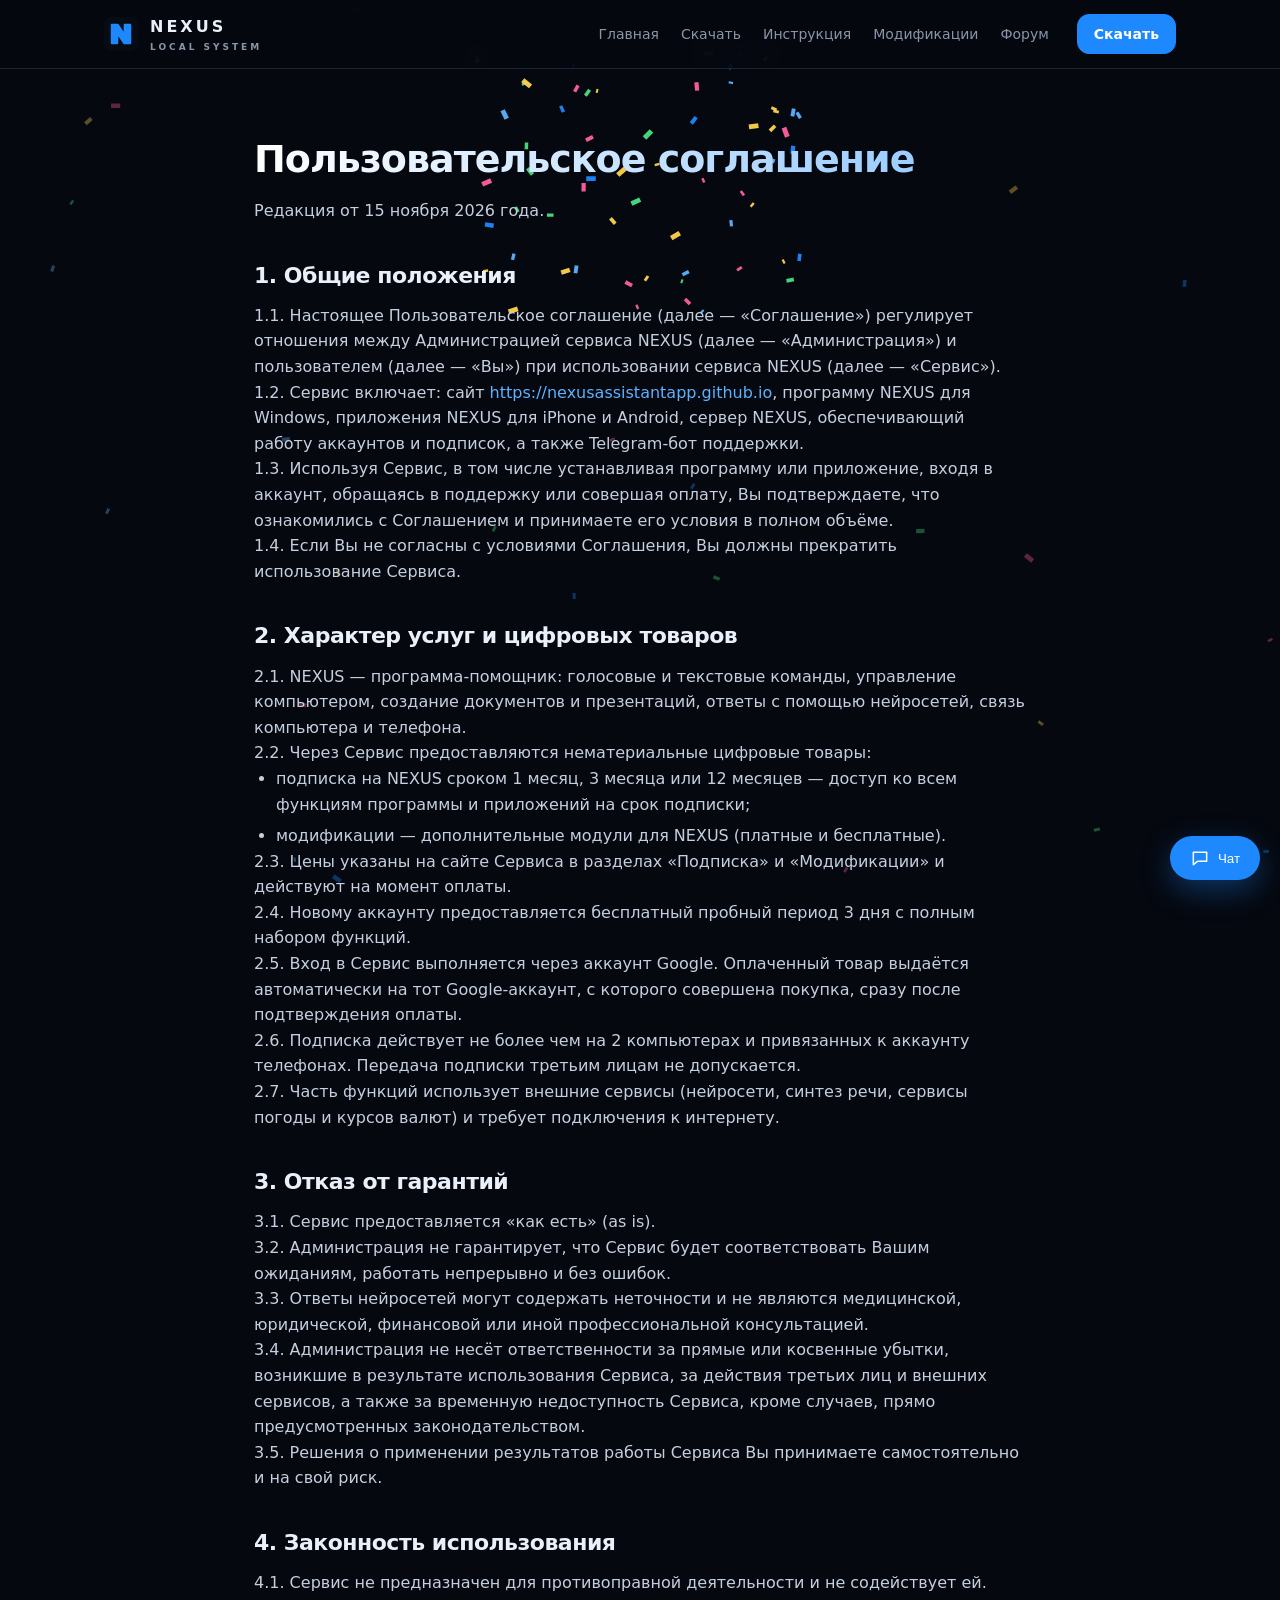
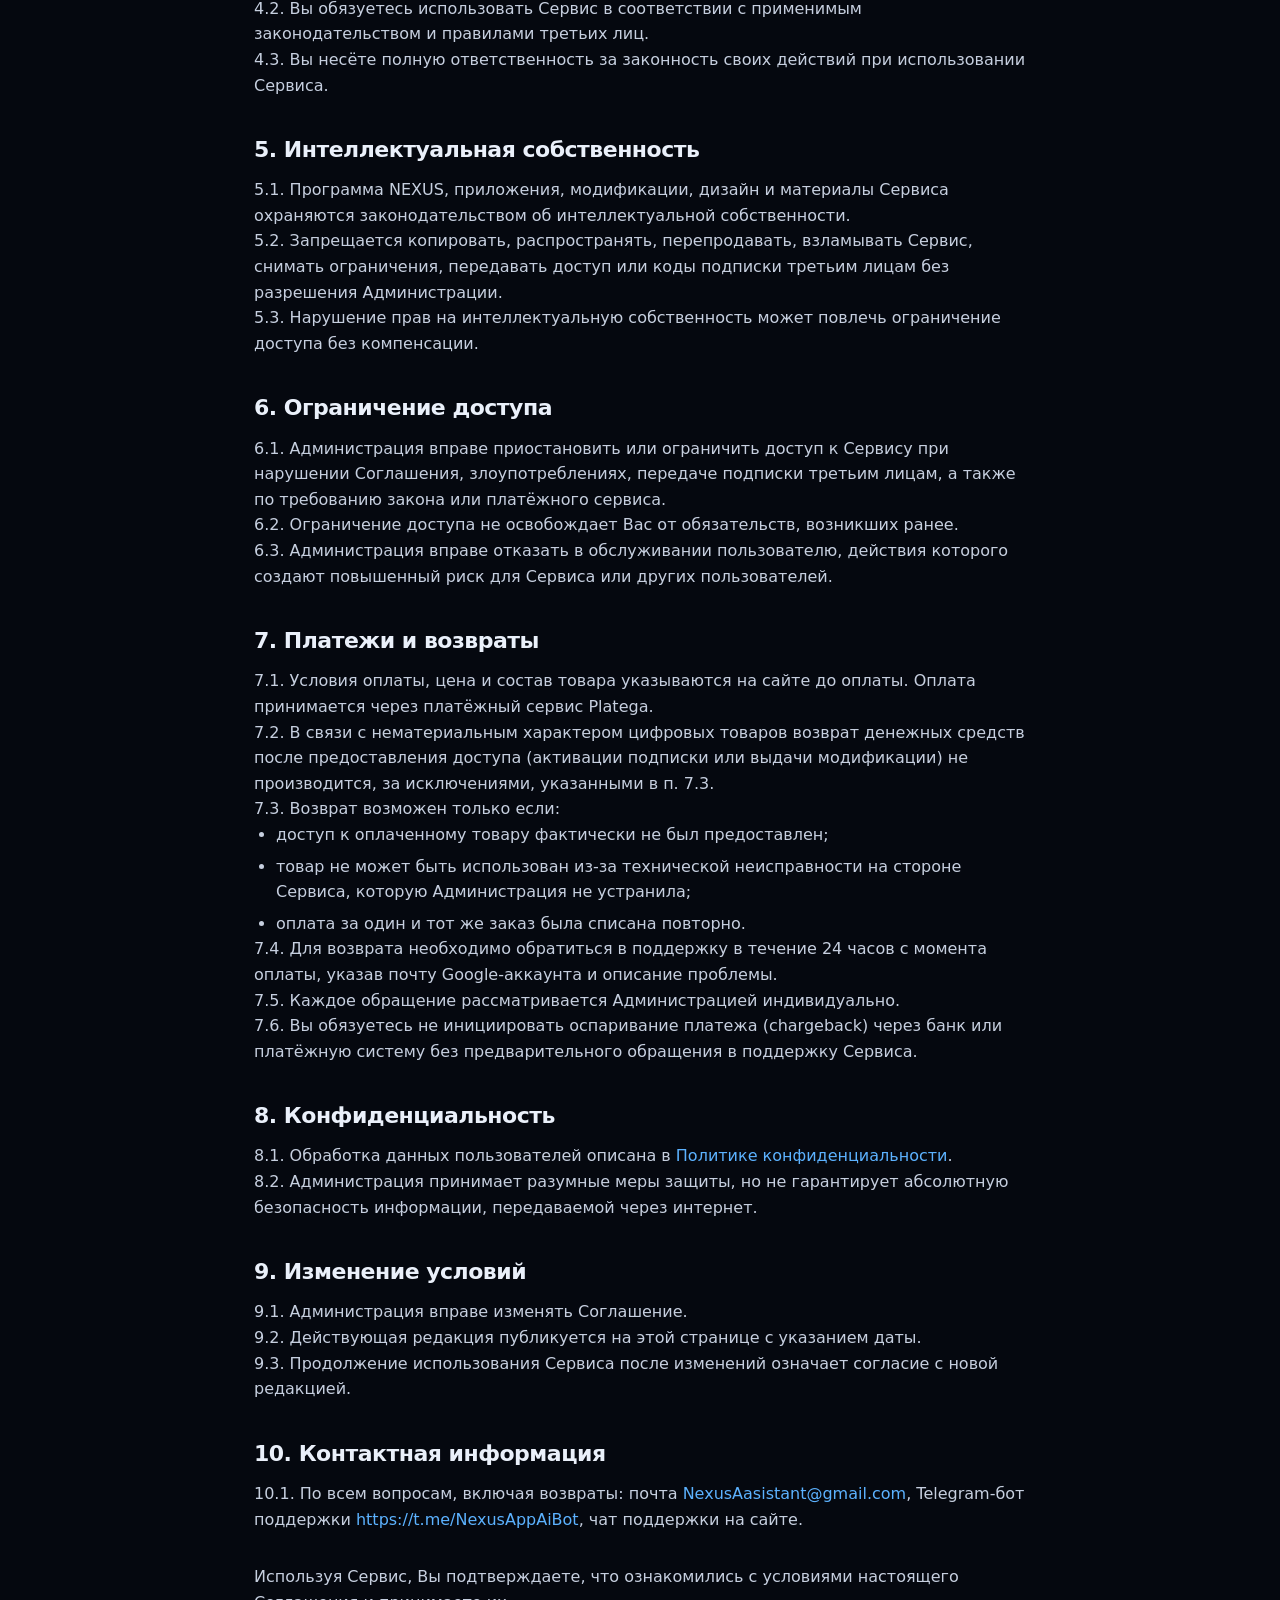
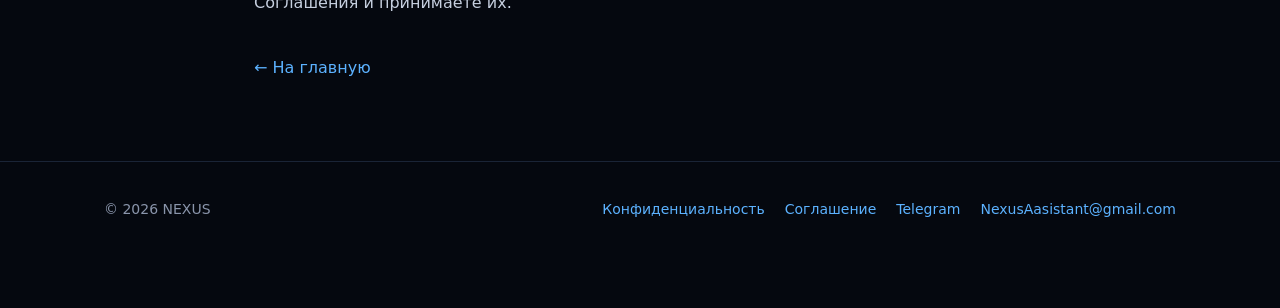
<file: terms.html>
<!doctype html>
<html lang="ru">
<head>
<meta charset="utf-8">
<meta name="viewport" content="width=device-width, initial-scale=1">
<title>Соглашение — NEXUS</title>
<link rel="icon" href="assets/logo.svg">
<link rel="stylesheet" href="assets/style.css?v=32">
</head>
<body>
<header>
  <div class="wrap">
    <a class="brand" href="index.html"><img src="assets/logo.svg" alt=""><div>NEXUS<small>LOCAL SYSTEM</small></div></a>
    <nav>
      <a href="index.html">Главная</a>
      <a href="download.html">Скачать</a>
      <a href="guide.html">Инструкция</a>
      <a href="mods.html">Модификации</a>
      <a href="forum.html">Форум</a>
    </nav>
    <a class="btn small" href="download.html">Скачать</a>
  </div>
</header>
<main>
  <article class="doc">
  <h1>Пользовательское соглашение</h1>
  <p>Редакция от 15 ноября 2026 года.</p>

  <h2>1. Общие положения</h2>
  <p>1.1. Настоящее Пользовательское соглашение (далее — «Соглашение») регулирует отношения между Администрацией
    сервиса NEXUS (далее — «Администрация») и пользователем (далее — «Вы») при использовании сервиса NEXUS
    (далее — «Сервис»).</p>
  <p>1.2. Сервис включает: сайт <a href="https://nexusassistantapp.github.io">https://nexusassistantapp.github.io</a>,
    программу NEXUS для Windows, приложения NEXUS для iPhone и Android, сервер NEXUS, обеспечивающий работу
    аккаунтов и подписок, а также Telegram-бот поддержки.</p>
  <p>1.3. Используя Сервис, в том числе устанавливая программу или приложение, входя в аккаунт, обращаясь
    в поддержку или совершая оплату, Вы подтверждаете, что ознакомились с Соглашением и принимаете его условия
    в полном объёме.</p>
  <p>1.4. Если Вы не согласны с условиями Соглашения, Вы должны прекратить использование Сервиса.</p>

  <h2>2. Характер услуг и цифровых товаров</h2>
  <p>2.1. NEXUS — программа-помощник: голосовые и текстовые команды, управление компьютером, создание документов
    и презентаций, ответы с помощью нейросетей, связь компьютера и телефона.</p>
  <p>2.2. Через Сервис предоставляются нематериальные цифровые товары:</p>
  <ul>
    <li>подписка на NEXUS сроком 1 месяц, 3 месяца или 12 месяцев — доступ ко всем функциям программы
      и приложений на срок подписки;</li>
    <li>модификации — дополнительные модули для NEXUS (платные и бесплатные).</li>
  </ul>
  <p>2.3. Цены указаны на сайте Сервиса в разделах «Подписка» и «Модификации» и действуют на момент оплаты.</p>
  <p>2.4. Новому аккаунту предоставляется бесплатный пробный период 3 дня с полным набором функций.</p>
  <p>2.5. Вход в Сервис выполняется через аккаунт Google. Оплаченный товар выдаётся автоматически на тот
    Google-аккаунт, с которого совершена покупка, сразу после подтверждения оплаты.</p>
  <p>2.6. Подписка действует не более чем на 2 компьютерах и привязанных к аккаунту телефонах. Передача
    подписки третьим лицам не допускается.</p>
  <p>2.7. Часть функций использует внешние сервисы (нейросети, синтез речи, сервисы погоды и курсов валют)
    и требует подключения к интернету.</p>

  <h2>3. Отказ от гарантий</h2>
  <p>3.1. Сервис предоставляется «как есть» (as is).</p>
  <p>3.2. Администрация не гарантирует, что Сервис будет соответствовать Вашим ожиданиям, работать непрерывно
    и без ошибок.</p>
  <p>3.3. Ответы нейросетей могут содержать неточности и не являются медицинской, юридической, финансовой
    или иной профессиональной консультацией.</p>
  <p>3.4. Администрация не несёт ответственности за прямые или косвенные убытки, возникшие в результате
    использования Сервиса, за действия третьих лиц и внешних сервисов, а также за временную недоступность
    Сервиса, кроме случаев, прямо предусмотренных законодательством.</p>
  <p>3.5. Решения о применении результатов работы Сервиса Вы принимаете самостоятельно и на свой риск.</p>

  <h2>4. Законность использования</h2>
  <p>4.1. Сервис не предназначен для противоправной деятельности и не содействует ей.</p>
  <p>4.2. Вы обязуетесь использовать Сервис в соответствии с применимым законодательством и правилами
    третьих лиц.</p>
  <p>4.3. Вы несёте полную ответственность за законность своих действий при использовании Сервиса.</p>

  <h2>5. Интеллектуальная собственность</h2>
  <p>5.1. Программа NEXUS, приложения, модификации, дизайн и материалы Сервиса охраняются законодательством
    об интеллектуальной собственности.</p>
  <p>5.2. Запрещается копировать, распространять, перепродавать, взламывать Сервис, снимать ограничения,
    передавать доступ или коды подписки третьим лицам без разрешения Администрации.</p>
  <p>5.3. Нарушение прав на интеллектуальную собственность может повлечь ограничение доступа без компенсации.</p>

  <h2>6. Ограничение доступа</h2>
  <p>6.1. Администрация вправе приостановить или ограничить доступ к Сервису при нарушении Соглашения,
    злоупотреблениях, передаче подписки третьим лицам, а также по требованию закона или платёжного сервиса.</p>
  <p>6.2. Ограничение доступа не освобождает Вас от обязательств, возникших ранее.</p>
  <p>6.3. Администрация вправе отказать в обслуживании пользователю, действия которого создают повышенный риск
    для Сервиса или других пользователей.</p>

  <h2>7. Платежи и возвраты</h2>
  <p>7.1. Условия оплаты, цена и состав товара указываются на сайте до оплаты. Оплата принимается через
    платёжный сервис Platega.</p>
  <p>7.2. В связи с нематериальным характером цифровых товаров возврат денежных средств после предоставления
    доступа (активации подписки или выдачи модификации) не производится, за исключениями, указанными в п. 7.3.</p>
  <p>7.3. Возврат возможен только если:</p>
  <ul>
    <li>доступ к оплаченному товару фактически не был предоставлен;</li>
    <li>товар не может быть использован из-за технической неисправности на стороне Сервиса, которую
      Администрация не устранила;</li>
    <li>оплата за один и тот же заказ была списана повторно.</li>
  </ul>
  <p>7.4. Для возврата необходимо обратиться в поддержку в течение 24 часов с момента оплаты, указав почту
    Google-аккаунта и описание проблемы.</p>
  <p>7.5. Каждое обращение рассматривается Администрацией индивидуально.</p>
  <p>7.6. Вы обязуетесь не инициировать оспаривание платежа (chargeback) через банк или платёжную систему без
    предварительного обращения в поддержку Сервиса.</p>

  <h2>8. Конфиденциальность</h2>
  <p>8.1. Обработка данных пользователей описана в <a href="privacy.html">Политике конфиденциальности</a>.</p>
  <p>8.2. Администрация принимает разумные меры защиты, но не гарантирует абсолютную безопасность информации,
    передаваемой через интернет.</p>

  <h2>9. Изменение условий</h2>
  <p>9.1. Администрация вправе изменять Соглашение.</p>
  <p>9.2. Действующая редакция публикуется на этой странице с указанием даты.</p>
  <p>9.3. Продолжение использования Сервиса после изменений означает согласие с новой редакцией.</p>

  <h2>10. Контактная информация</h2>
  <p>10.1. По всем вопросам, включая возвраты: почта <a href="mailto:NexusAasistant@gmail.com">NexusAasistant@gmail.com</a>,
    Telegram-бот поддержки <a href="https://t.me/NexusAppAiBot" target="_blank" rel="noopener">https://t.me/NexusAppAiBot</a>,
    чат поддержки на сайте.</p>

  <p style="margin-top:32px">Используя Сервис, Вы подтверждаете, что ознакомились с условиями настоящего
    Соглашения и принимаете их.</p>

  <p style="margin-top:40px"><a href="index.html">← На главную</a></p>
  </article>
</main>
<footer>
  <div class="wrap">
    <span>© 2026 NEXUS</span>
    <div class="links"><a href="privacy.html">Конфиденциальность</a><a href="terms.html">Соглашение</a><a href="https://t.me/NexusAppAiBot" target="_blank" rel="noopener">Telegram</a><a href="mailto:NexusAasistant@gmail.com">NexusAasistant@gmail.com</a></div>
  </div>
</footer>
<button class="chat-open" data-chat aria-label="Чат"><svg class="ico" viewBox="0 0 24 24" fill="none" stroke="currentColor" stroke-width="1.8" stroke-linecap="round" stroke-linejoin="round" aria-hidden="true"><path d="M4 5h16v11H9l-5 4z"/></svg><span>Чат</span></button>
<script>window.NEXUS_CHAT = "https://193-232-89-90.sslip.io:8443"; window.NEXUS_GOOGLE = "959547743443-be8pcmqgt4temf61vtt6gkfed54fnpoh.apps.googleusercontent.com"; window.NEXUS_TELEGRAM = "https://t.me/NexusAppAiBot";</script>
<script src="assets/chat.js?v=32"></script>
<script src="assets/panel-link.js?v=32"></script>
<script src="assets/community.js?v=32"></script>
<script src="assets/shop.js?v=32"></script>
<script src="assets/anim.js?v=32"></script>
</body>
</html>
</file>
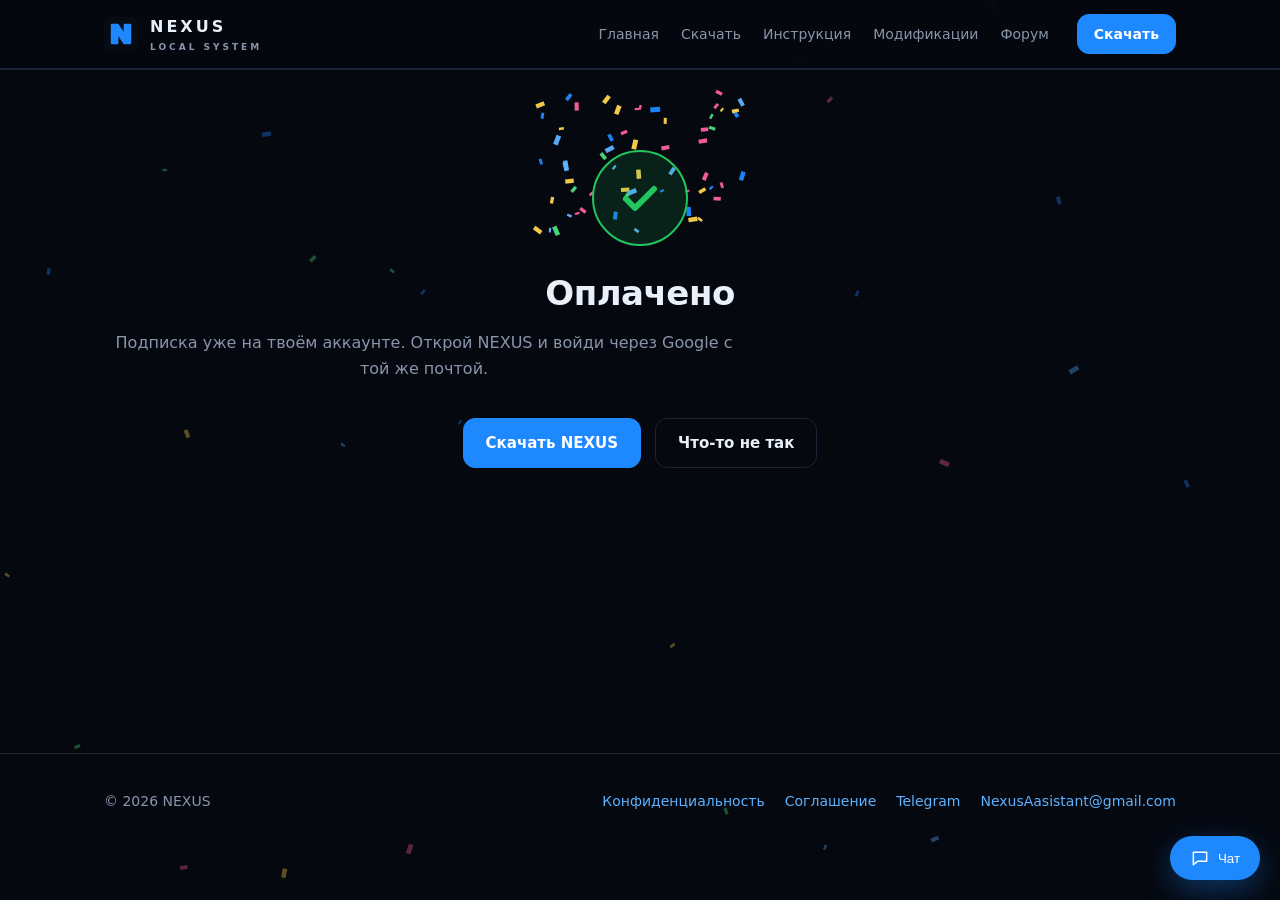
<file: thanks.html>
<!doctype html>
<html lang="ru">
<head>
<meta charset="utf-8">
<meta name="viewport" content="width=device-width, initial-scale=1">
<title>Оплачено — NEXUS</title>
<link rel="icon" href="assets/logo.svg">
<link rel="stylesheet" href="assets/style.css?v=32">
</head>
<body>
<header>
  <div class="wrap">
    <a class="brand" href="index.html"><img src="assets/logo.svg" alt=""><div>NEXUS<small>LOCAL SYSTEM</small></div></a>
    <nav>
      <a href="index.html">Главная</a>
      <a href="download.html">Скачать</a>
      <a href="guide.html">Инструкция</a>
      <a href="mods.html">Модификации</a>
      <a href="forum.html">Форум</a>
    </nav>
    <a class="btn small" href="download.html">Скачать</a>
  </div>
</header>
<main>
  <section>
    <div class="wrap" style="text-align:center">
      <div style="width:96px;height:96px;margin:8px auto 20px;border-radius:50%;background:rgba(34,197,94,.14);
        border:2px solid var(--green);display:flex;align-items:center;justify-content:center">
        <svg width="48" height="48" viewBox="0 0 24 24" fill="none" stroke="#22C55E" stroke-width="3"
          stroke-linecap="round" stroke-linejoin="round" aria-hidden="true"><path d="M5 12.5l4.5 4.5L19 7.5"/></svg>
      </div>
      <h2>Оплачено</h2>
      <p class="sub">Подписка уже на твоём аккаунте. Открой NEXUS и войди через Google с той же почтой.</p>
      <div class="cta" style="justify-content:center"><a class="btn" href="download.html">Скачать NEXUS</a><button class="btn ghost" data-chat>Что-то не так</button></div>
    </div>
  </section>
</main>
<footer>
  <div class="wrap">
    <span>© 2026 NEXUS</span>
    <div class="links"><a href="privacy.html">Конфиденциальность</a><a href="terms.html">Соглашение</a><a href="https://t.me/NexusAppAiBot" target="_blank" rel="noopener">Telegram</a><a href="mailto:NexusAasistant@gmail.com">NexusAasistant@gmail.com</a></div>
  </div>
</footer>
<button class="chat-open" data-chat aria-label="Чат"><svg class="ico" viewBox="0 0 24 24" fill="none" stroke="currentColor" stroke-width="1.8" stroke-linecap="round" stroke-linejoin="round" aria-hidden="true"><path d="M4 5h16v11H9l-5 4z"/></svg><span>Чат</span></button>
<script>window.NEXUS_CHAT = "https://193-232-89-90.sslip.io:8443"; window.NEXUS_GOOGLE = "959547743443-be8pcmqgt4temf61vtt6gkfed54fnpoh.apps.googleusercontent.com"; window.NEXUS_TELEGRAM = "https://t.me/NexusAppAiBot";</script>
<script src="assets/chat.js?v=32"></script>
<script src="assets/panel-link.js?v=32"></script>
<script src="assets/community.js?v=32"></script>
<script src="assets/shop.js?v=32"></script>
<script src="assets/anim.js?v=32"></script>
</body>
</html>
</file>
<file: assets/style.css>
:root {
  --bg: #05080F;
  --panel: #0B111D;
  --panel2: #0F1726;
  --line: #1A2436;
  --text: #EAF0FA;
  --muted: #8A95AB;
  --accent: #1E88FF;
  --accent2: #5CB2FF;
  --green: #22C55E;
  --radius: 18px;
}
* { box-sizing: border-box; margin: 0; padding: 0; }
html { scroll-behavior: smooth; }
body {
  background: var(--bg);
  color: var(--text);
  font: 16px/1.6 "Inter", "Segoe UI", system-ui, -apple-system, sans-serif;
  -webkit-font-smoothing: antialiased;
}
a { color: var(--accent2); text-decoration: none; }
a:hover { color: var(--text); }
.wrap { max-width: 1120px; margin: 0 auto; padding: 0 24px; }

/* top bar */
header {
  position: sticky; top: 0; z-index: 10;
  background: rgba(5, 8, 15, 0.82); backdrop-filter: blur(12px);
  border-bottom: 1px solid var(--line);
}
header .wrap { display: flex; align-items: center; gap: 28px; height: 68px; }
.brand { display: flex; align-items: center; gap: 12px; color: var(--text); font-weight: 800; letter-spacing: 3px; }
.brand img { width: 34px; height: 34px; }
.brand small { display: block; font-size: 9px; letter-spacing: 3px; color: var(--muted); font-weight: 600; }
nav { display: flex; gap: 22px; margin-left: auto; }
nav a { color: var(--muted); font-size: 14px; }
nav a:hover, nav a.on { color: var(--text); }
.btn {
  display: inline-flex; align-items: center; gap: 8px;
  padding: 12px 22px; border-radius: 12px; font-weight: 600; font-size: 15px;
  background: var(--accent); color: #fff; border: 1px solid var(--accent);
  transition: transform .15s, background .15s;
}
.btn:hover { background: #3696FF; color: #fff; transform: translateY(-1px); }
.btn.ghost { background: transparent; color: var(--text); border-color: var(--line); }
.btn.ghost:hover { border-color: var(--accent); }
.btn.small { padding: 8px 16px; font-size: 14px; }

/* hero */
.hero { padding: 96px 0 72px; position: relative; overflow: hidden; }
.hero::before {
  content: ""; position: absolute; inset: -40% -10% auto; height: 520px;
  background: radial-gradient(closest-side, rgba(30, 136, 255, 0.22), transparent);
  pointer-events: none;
}
.hero .wrap { display: grid; grid-template-columns: 1.1fr 0.9fr; gap: 48px; align-items: center; position: relative; }
.kicker { color: var(--accent2); font-size: 13px; font-weight: 700; letter-spacing: 2px; text-transform: uppercase; }
h1 { font-size: 54px; line-height: 1.08; margin: 14px 0 18px; letter-spacing: -1px; }
h1 span { color: var(--accent); }
.lead { color: var(--muted); font-size: 19px; max-width: 560px; }
.cta { display: flex; gap: 14px; margin-top: 32px; flex-wrap: wrap; }
.note { color: var(--muted); font-size: 13px; margin-top: 14px; }

/* NEXUS's eyes: a party hat, always a little alive (anim.js moves the eyes) */
.stage { position: relative; padding-top: 70px; }
.face {
  position: relative; aspect-ratio: 1 / 1; border-radius: 32px; background: #000;
  border: 1px solid var(--line); box-shadow: 0 30px 80px rgba(30, 136, 255, 0.18);
  animation: bob 4.5s ease-in-out infinite;
}
@keyframes bob { 0%, 100% { transform: translateY(0) rotate(-1deg); } 50% { transform: translateY(-14px) rotate(1.5deg); } }
.eyes { position: absolute; inset: 0; display: flex; align-items: center; justify-content: center; gap: 18%;
  transition: transform .35s cubic-bezier(.3,1.4,.5,1); }
.eye {
  width: 17%; height: 42%; border-radius: 999px; background: var(--accent);
  box-shadow: 0 0 40px rgba(30, 136, 255, 0.75); transition: height .18s, border-radius .18s;
}
.face.blink .eye { height: 4%; }
.face.happy .eye { height: 20%; border-radius: 999px 999px 40% 40%; }
.cheek { position: absolute; bottom: 24%; width: 12%; height: 6%; border-radius: 50%; background: rgba(255, 105, 180, .0);
  filter: blur(6px); transition: background .4s; }
.cheek.l { left: 16%; } .cheek.r { right: 16%; }
.face.happy .cheek { background: rgba(255, 105, 180, .55); }
.hat {
  position: absolute; left: 50%; top: -104px; width: 110px; height: 120px; margin-left: -40px;
  transform-origin: 50% 100%; animation: wobble 3s ease-in-out infinite; filter: drop-shadow(0 6px 10px rgba(0,0,0,.45));
}
.cone { position: absolute; inset: 0; clip-path: polygon(50% 0, 100% 100%, 0 100%);
  background: repeating-linear-gradient(135deg, #1E88FF 0 15px, #FF5FA2 15px 30px, #FFD34D 30px 45px); }
.pom { position: absolute; left: 50%; top: -14px; width: 28px; height: 28px; margin-left: -14px; border-radius: 50%;
  background: radial-gradient(circle at 35% 35%, #fff, #FFD34D 60%, #F0A800); box-shadow: 0 0 18px rgba(255, 211, 77, .7);
  animation: pom 1.5s ease-in-out infinite; }
@keyframes wobble { 0%, 100% { transform: rotate(12deg); } 50% { transform: rotate(20deg); } }
@keyframes pom { 0%, 100% { transform: translateY(0) scale(1); } 50% { transform: translateY(-4px) scale(1.08); } }

/* confetti behind everything */
#confetti { position: fixed; inset: 0; width: 100%; height: 100%; pointer-events: none; z-index: 0; }
header, main, footer { position: relative; z-index: 1; }
header { z-index: 10; }

/* blocks come in as you scroll; cards lift */
.reveal { opacity: 0; transform: translateY(26px); transition: opacity .7s ease, transform .7s ease; }
.reveal.in { opacity: 1; transform: none; }
.card { transition: transform .25s ease, border-color .25s ease, box-shadow .25s ease; }
.card:hover { transform: translateY(-4px); border-color: rgba(30,136,255,.55); box-shadow: 0 16px 40px rgba(30,136,255,.12); }
.card:hover .icon { animation: pop .5s ease; }
@keyframes pop { 50% { transform: scale(1.18) rotate(-6deg); } }
.btn { position: relative; overflow: hidden; }
.btn:not(.ghost)::after { content: ""; position: absolute; top: 0; left: -60%; width: 40%; height: 100%;
  background: linear-gradient(90deg, transparent, rgba(255,255,255,.35), transparent); transform: skewX(-20deg);
  animation: shine 4s ease-in-out infinite; }
@keyframes shine { 0%, 70% { left: -60%; } 100% { left: 130%; } }
h1 { background: linear-gradient(90deg, #fff, #8CC4FF, #FF8FC2, #fff); background-size: 300% 100%;
  -webkit-background-clip: text; background-clip: text; color: transparent; animation: shimmer 8s linear infinite; }
@keyframes shimmer { to { background-position: 300% 0; } }
@media (prefers-reduced-motion: reduce) {
  *, *::before, *::after { animation: none !important; transition: none !important; }
  .reveal { opacity: 1; transform: none; }
}

/* sections */
section { padding: 72px 0; border-top: 1px solid var(--line); }
h2 { font-size: 34px; letter-spacing: -0.5px; margin-bottom: 10px; }
.sub { color: var(--muted); margin-bottom: 36px; max-width: 640px; }
.grid { display: grid; grid-template-columns: repeat(3, 1fr); gap: 18px; }
.card { background: var(--panel); border: 1px solid var(--line); border-radius: var(--radius); padding: 24px; }
.card h3 { font-size: 18px; margin: 14px 0 6px; }
.card p { color: var(--muted); font-size: 15px; }
.icon {
  width: 44px; height: 44px; border-radius: 12px; background: var(--panel2);
  display: flex; align-items: center; justify-content: center; font-size: 22px;
}

/* plans */
.plans { display: grid; grid-template-columns: repeat(4, 1fr); gap: 18px; }
.plan { text-align: left; display: flex; flex-direction: column; gap: 6px; }
.plan .name { font-weight: 700; font-size: 18px; }
.plan .price { font-size: 26px; font-weight: 800; margin: 8px 0; }
.plan.best { border-color: var(--accent); box-shadow: 0 0 0 1px var(--accent) inset; }
.badge { align-self: flex-start; font-size: 12px; color: var(--accent2); background: rgba(30, 136, 255, 0.14); padding: 3px 10px; border-radius: 8px; }

/* steps */
.steps { counter-reset: step; display: grid; gap: 14px; max-width: 760px; }
.step { display: flex; gap: 18px; align-items: flex-start; }
.step::before {
  counter-increment: step; content: counter(step);
  flex: none; width: 36px; height: 36px; border-radius: 50%; background: var(--panel2); border: 1px solid var(--line);
  display: flex; align-items: center; justify-content: center; font-weight: 700; color: var(--accent2);
}
.step b { display: block; }
.step span { color: var(--muted); font-size: 15px; }

/* faq */
details { background: var(--panel); border: 1px solid var(--line); border-radius: 14px; padding: 16px 20px; margin-bottom: 12px; max-width: 820px; }
summary { cursor: pointer; font-weight: 600; }
details p { color: var(--muted); margin-top: 10px; }

.empty { color: var(--muted); background: var(--panel); border: 1px dashed var(--line); border-radius: var(--radius); padding: 28px; text-align: center; }

footer { border-top: 1px solid var(--line); padding: 36px 0; color: var(--muted); font-size: 14px; }
footer .wrap { display: flex; gap: 24px; flex-wrap: wrap; align-items: center; }
footer .links { margin-left: auto; display: flex; gap: 20px; }

/* the privacy page */
.doc { max-width: 820px; padding: 56px 24px 80px; margin: 0 auto; }
.doc h1 { font-size: 38px; }
.doc h2 { font-size: 22px; margin: 34px 0 10px; }
.doc p, .doc li { color: #C6CFDF; }
.doc ul { padding-left: 22px; display: grid; gap: 6px; }

@media (max-width: 900px) {
  .hero .wrap { grid-template-columns: 1fr; }
  .stage { max-width: 360px; }
  h1 { font-size: 40px; }
  .grid { grid-template-columns: 1fr 1fr; }
  .plans { grid-template-columns: 1fr 1fr; }
  header .wrap { flex-wrap: wrap; height: auto; padding-top: 12px; gap: 10px 20px; }
  nav { order: 3; width: 100%; margin: 0; overflow-x: auto; padding-bottom: 10px; gap: 18px; white-space: nowrap; scrollbar-width: none; }
  nav::-webkit-scrollbar { display: none; }
  header .btn { margin-left: auto; }
}
@media (max-width: 560px) {
  .wrap { padding: 0 16px; }
  .grid, .plans { grid-template-columns: 1fr; }
  h1 { font-size: 34px; }
}

.plans.three { grid-template-columns: repeat(3, 1fr); }
.price-tag { display: inline-block; margin-top: 12px; font-size: 13px; color: var(--green); }
.doc ol { padding-left: 22px; display: grid; gap: 6px; }
@media (max-width: 900px) { .plans.three { grid-template-columns: 1fr 1fr; } }
@media (max-width: 560px) { .plans.three { grid-template-columns: 1fr; } }

/* chat */
.chat-open {
  position: fixed; right: 20px; bottom: 20px; z-index: 20;
  padding: 12px 20px; border-radius: 999px; border: none; cursor: pointer;
  background: var(--accent); color: #fff; font: 600 15px/1 inherit; box-shadow: 0 10px 30px rgba(30, 136, 255, 0.35);
}
button.btn { cursor: pointer; font-family: inherit; }
.chat-box {
  position: fixed; right: 20px; bottom: 76px; z-index: 21; width: 340px; max-width: calc(100vw - 32px); height: 440px;
  display: none; flex-direction: column; background: var(--panel); border: 1px solid var(--line); border-radius: 18px;
  box-shadow: 0 20px 60px rgba(0, 0, 0, 0.5); overflow: hidden;
}
.chat-box.on { display: flex; }
.chat-head { display: flex; align-items: center; padding: 14px 16px; border-bottom: 1px solid var(--line); }
.chat-x { margin-left: auto; background: none; border: none; color: var(--muted); font-size: 22px; cursor: pointer; }
.chat-list { flex: 1; overflow-y: auto; padding: 14px; display: flex; flex-direction: column; gap: 8px; }
.chat-line { align-self: flex-start; max-width: 85%; background: var(--panel2); padding: 8px 12px; border-radius: 12px; font-size: 14px; white-space: pre-wrap; }
.chat-line.mine { align-self: flex-end; background: #12305A; }
.chat-input { display: flex; gap: 8px; padding: 12px; border-top: 1px solid var(--line); }
.chat-input input { flex: 1; background: var(--bg); color: var(--text); border: 1px solid var(--line); border-radius: 10px; padding: 9px 12px; font: inherit; font-size: 14px; }

/* forum and reviews */
.tabs { display: flex; gap: 8px; flex-wrap: wrap; align-items: center; margin-bottom: 18px; }
.tab { background: var(--panel); color: var(--muted); border: 1px solid var(--line); border-radius: 10px; padding: 7px 14px; cursor: pointer; font: inherit; font-size: 14px; }
.tab.on { color: var(--text); border-color: var(--accent); }
.tabs .btn { margin-left: auto; }
.topic { display: block; background: var(--panel); border: 1px solid var(--line); border-radius: 14px; padding: 14px 18px; margin-bottom: 10px; color: var(--text); }
.topic:hover { border-color: var(--accent); color: var(--text); }
.topic span { display: block; color: var(--muted); font-size: 13px; margin-top: 4px; }
.back { display: inline-block; margin-bottom: 14px; font-size: 14px; }
.topic-title { font-size: 24px; margin-bottom: 14px; }
.post { margin-bottom: 10px; padding: 16px 20px; }
.post p, .review p { color: var(--text); white-space: pre-wrap; margin-top: 6px; }
.post.creator { border-color: var(--accent); }
.who { color: var(--muted); font-size: 13px; }
.form { display: grid; gap: 10px; margin-top: 16px; max-width: 640px; }
.form input, .form select, .form textarea { background: var(--bg); color: var(--text); border: 1px solid var(--line); border-radius: 10px; padding: 10px 12px; font: inherit; font-size: 14px; }
.form textarea { min-height: 110px; resize: vertical; }
.form .btn { justify-self: start; }
.form-note { color: var(--muted); font-size: 13px; }
.stars { color: #F5C451; letter-spacing: 2px; }
.review-form { margin-top: 18px; }

/* icons, downloads, flow, contact */
.ico { width: 22px; height: 22px; flex: none; }
.icon { color: var(--accent2); }
.btn .ico { width: 18px; height: 18px; }
.chat-open { display: flex; align-items: center; gap: 8px; }
.chat-open .ico { width: 20px; height: 20px; }
.downloads { display: grid; grid-template-columns: repeat(3, 1fr); gap: 18px; }
.dl { display: flex; flex-direction: column; gap: 6px; align-items: flex-start; }
.dl h3 { margin: 12px 0 0; font-size: 20px; }
.dl p { color: var(--muted); margin-bottom: 14px; }
.dl .btn { margin-top: auto; }
.soon { color: var(--muted); cursor: default; }
.flow { display: grid; grid-template-columns: repeat(3, 1fr); gap: 18px; counter-reset: none; }
.flow-step { position: relative; background: linear-gradient(180deg, var(--panel2), var(--panel)); border: 1px solid var(--line); border-radius: var(--radius); padding: 24px; }
.flow-step span { display: inline-flex; width: 32px; height: 32px; border-radius: 50%; align-items: center; justify-content: center; background: rgba(30,136,255,.15); color: var(--accent2); font-weight: 700; }
.flow-step b { display: block; margin: 14px 0 6px; font-size: 18px; }
.flow-step p { color: var(--muted); font-size: 15px; }
.contact { display: flex; align-items: center; gap: 24px; flex-wrap: wrap; background: linear-gradient(135deg, rgba(30,136,255,.14), transparent 60%); border: 1px solid var(--line); border-radius: 24px; padding: 36px; }
.contact .cta { margin: 0 0 0 auto; }
.contact .sub { margin: 0; }
.toc { display: flex; flex-wrap: wrap; gap: 8px; margin: 18px 0 8px; }
.toc a { background: var(--panel); border: 1px solid var(--line); border-radius: 10px; padding: 6px 12px; font-size: 14px; color: var(--text); }
.mod-foot { display: flex; align-items: center; justify-content: space-between; margin-top: 12px; }
.mod-foot .price-tag { margin: 0; }
.review-signin { margin-top: 18px; }
@media (max-width: 900px) { .downloads, .flow { grid-template-columns: 1fr; } .contact .cta { margin-left: 0; } }
[hidden] { display: none !important; }

/* star rating: click a star; the ones before it light up */
.rate { display: inline-flex; flex-direction: row-reverse; justify-content: flex-end; gap: 4px; }
.rate input { position: absolute; opacity: 0; width: 0; height: 0; }
.rate label { font-size: 34px; line-height: 1; color: #2A3550; cursor: pointer; transition: color .12s, transform .12s; }
.rate label:hover, .rate label:hover ~ label, .rate input:checked ~ label { color: #F5C451; }
.rate label:hover { transform: scale(1.12); }
.rate input:focus-visible + label { outline: 2px solid var(--accent); border-radius: 4px; }
.plan .btn { margin-top: 14px; align-self: flex-start; }
.price .old { color: var(--muted); font-size: 18px; font-weight: 600; margin-right: 10px; text-decoration-thickness: 2px; }
.sale-note { display: inline-block; margin: -4px 0 20px; padding: 6px 14px; border-radius: 999px; background: rgba(34,197,94,.14); color: #4ADE80; font-weight: 600; font-size: 14px; }
.sale-note[hidden] { display: none; }
.chat-line img { display: block; max-width: 100%; max-height: 220px; border-radius: 8px; margin-bottom: 4px; cursor: zoom-in; }
.chat-clip { background: none; border: 1px solid var(--line); border-radius: 10px; color: var(--muted); font-size: 18px; cursor: pointer; padding: 0 10px; }
.chat-clip:hover { color: var(--text); border-color: var(--accent); }
.chat-signin { padding: 14px; border-top: 1px solid var(--line); display: grid; gap: 10px; }
.chat-input[hidden], .chat-signin[hidden] { display: none; }

.buy-choice { position: fixed; inset: 0; z-index: 30; display: flex; align-items: center; justify-content: center;
  background: rgba(0, 0, 0, .55); backdrop-filter: blur(4px); padding: 16px; }
.buy-choice .card { position: relative; max-width: 440px; width: 100%; }
.buy-choice .card b { font-size: 20px; }
.buy-choice .cta { flex-direction: column; margin-top: 18px; }
.buy-choice .cta .btn { justify-content: center; }
.buy-choice .chat-x { position: absolute; top: 10px; right: 14px; }

/* ---------------------------------------------------------------- админ-панель */
.panel-head { display: flex; align-items: center; justify-content: space-between; gap: 16px; margin-bottom: 18px; }
.panel-who { font-weight: 700; }
.panel-tabs { display: flex; gap: 8px; flex-wrap: wrap; margin-bottom: 22px; }
.panel-tab { background: var(--panel); color: var(--muted); border: 1px solid var(--line); border-radius: 12px;
             padding: 9px 16px; font: inherit; font-size: 14px; cursor: pointer; }
.panel-tab:hover { color: var(--text); border-color: var(--accent); }
.panel-tab.on { background: var(--accent); border-color: var(--accent); color: #04101F; font-weight: 700; }
.panel-body { display: grid; gap: 18px; }
.panel-card { display: grid; gap: 12px; }
.panel-line { display: flex; align-items: center; gap: 10px; flex-wrap: wrap;
              padding: 10px 0; border-top: 1px solid var(--line); }
.panel-line:first-child { border-top: none; }
.panel-line b { min-width: 170px; }
.field { display: grid; gap: 6px; }
.field label { color: var(--muted); font-size: 13px; }
#panel input[type=text], #panel textarea, #panel select {
  background: var(--panel2); color: var(--text); border: 1px solid var(--line); border-radius: 10px;
  padding: 10px 12px; font: inherit; font-size: 15px; width: 100%; }
#panel input[type=text]:focus, #panel textarea:focus { outline: none; border-color: var(--accent); }
#panel input[type=file] { color: var(--muted); font-size: 14px; }
#panel textarea { resize: vertical; }
#panel .panel-line input[type=text] { width: auto; flex: 1 1 160px; }
.note.good { color: var(--green); }
.note.bad { color: #FF8A95; }
.bar { height: 6px; background: var(--panel2); border-radius: 99px; overflow: hidden; display: none; }
.bar i { display: block; height: 100%; width: 0; background: var(--accent); transition: width .2s ease; }
.mod-head { display: flex; align-items: baseline; gap: 10px; flex-wrap: wrap; }
.mod-info { color: var(--muted); font-size: 14px; }
.mod-form { display: grid; gap: 12px; grid-template-columns: 1fr 1fr; }
.mod-form .field:last-child { grid-column: 1 / -1; }
.mod-row { display: grid; gap: 10px; }
.chat-thread { display: grid; gap: 8px; }
.codes { background: var(--panel2); border-radius: 10px; padding: 12px; color: var(--accent2);
         font: 14px/1.7 ui-monospace, Consolas, monospace; white-space: pre-wrap; }
.gbtn { min-height: 44px; }
@media (max-width: 720px) {
  .mod-form { grid-template-columns: 1fr; }
  .panel-line b { min-width: 0; }
}

/* тариф: что входит */
.features { color: var(--muted); font-size: 13px; margin: 8px 0 14px; line-height: 1.4; }

/* «Панель» в меню — её дописывает panel-link.js, только у создателя */
header nav .panel-link { color: var(--accent2); }
header nav .panel-link::before { content: "★"; margin-right: 5px; font-size: 11px; }

.buy-choice .plan-name { display: block; font-size: 24px; margin-top: 4px; }
.buy-choice .price { font-size: 30px; font-weight: 800; margin: 10px 0 4px; }
.buy-choice .form-note { margin-top: 10px; color: #F5C451; }
.buy-choice .buy-desc { color: var(--muted); margin: 8px 0 0; line-height: 1.45; }
.buy-choice .buy-meta { color: var(--muted); font-size: 13px; }

.btn.owned { color: #3DDC84; border-color: rgba(61,220,132,.45); cursor: default; }
.btn.owned:hover { border-color: rgba(61,220,132,.45); }

.buy-choice .promo { display: flex; gap: 8px; margin-top: 14px; }
.buy-choice .promo-code { flex: 1; min-width: 0; background: var(--bg); color: var(--text); border: 1px solid var(--line);
  border-radius: 10px; padding: 10px 12px; font: inherit; font-size: 14px; text-transform: uppercase; }
.buy-choice .promo-code:focus { outline: none; border-color: var(--accent); }
.buy-choice .promo-note { min-height: 18px; margin-top: 6px; font-size: 13px; color: var(--muted); }
.buy-choice .promo-note.good { color: #3DDC84; }
.buy-choice .promo-note.bad { color: #FF6B6B; }
.buy-choice .promo-code:disabled { opacity: .7; }
#panel .note.bad { color: #FF6B6B; }

/* ---------------------------------------------------------------- правки вида (12.11) */
/* подвал всегда внизу, даже на коротких страницах */
body { min-height: 100vh; display: flex; flex-direction: column; }
main { flex: 1 0 auto; }
footer { padding-bottom: 88px; }                       /* кнопка «Чат» не закрывает ссылки */
footer .links { flex-wrap: wrap; gap: 10px 20px; }
/* пустой список — во всю ширину, а не в одной колонке */
.grid > .empty, .grid > .sub { grid-column: 1 / -1; }
/* скачать: кнопки на одной высоте, «Как поставить» под кнопкой */
.dl { position: relative; padding-bottom: 60px; }
.dl .btn + .note { position: absolute; left: 24px; bottom: 20px; margin: 0; }
/* вход через Google не растягивается на всю ширину */
.gbutton, .gbtn { max-width: 400px; }
/* длинные слова не вылезают за экран */
h1, h2, h3, .doc p, .doc li, .topic, .post p, .review p { overflow-wrap: break-word; }
.buy-choice { overflow-y: auto; }
.buy-choice .card { max-height: calc(100vh - 32px); overflow-y: auto; }

@media (max-width: 560px) {
  header .wrap { gap: 8px 16px; }
  nav { gap: 16px; font-size: 14px; }
  nav a[href="download.html"] { display: none; }   /* есть синяя кнопка «Скачать» рядом */
  .hero { padding: 48px 0 40px; }
  .stage { width: 100%; max-width: 280px; margin: 0 auto; padding-top: 80px; }
  .hat { width: 84px; height: 92px; top: -80px; margin-left: -30px; }
  section { padding: 52px 0; }
  h2 { font-size: 28px; }
  .doc { padding: 36px 16px 56px; }
  .doc h1 { font-size: 28px; }
  footer .wrap { flex-direction: column; align-items: flex-start; gap: 14px; }
  footer .links { margin-left: 0; }
  .contact { padding: 24px; }
  .contact .cta { width: 100%; }
  .contact .cta .btn { width: 100%; justify-content: center; }
  .tabs .btn { margin-left: 0; }
  .chat-open { right: 16px; bottom: 16px; }
  .chat-box { right: 16px; left: 16px; width: auto; max-width: none; bottom: 72px; height: min(440px, calc(100vh - 140px)); }
  .panel-head { flex-wrap: wrap; }
  .buy-choice .promo .btn { padding: 10px 14px; }
}
.buy-choice .buy-account { margin-top: 14px; padding: 12px; border: 1px solid var(--line); border-radius: 12px; }
.buy-choice .buy-account .who { margin-bottom: 6px; }
.buy-choice .acc-in { font-size: 14px; color: var(--muted); line-height: 1.4; }
.buy-choice .acc-in.good b { color: #3DDC84; overflow-wrap: anywhere; }
.buy-choice .acc-hint { color: var(--muted); font-size: 13px; margin-top: 2px; }
.buy-choice .buy-account .gbutton { margin-top: 10px; min-height: 40px; }
.buy-choice .pay:disabled { opacity: .45; cursor: not-allowed; }

/* панель → «Жалобы» */
.report { align-items: flex-start; justify-content: space-between; }
.report.done { opacity: .6; }
.report-info { display: grid; gap: 4px; flex: 1 1 320px; min-width: 0; }
.report-text { margin: 6px 0; padding: 8px 12px; border-left: 3px solid var(--accent); background: var(--panel2);
  border-radius: 8px; white-space: pre-wrap; overflow-wrap: break-word; }
.report-btns { display: flex; gap: 8px; flex-wrap: wrap; }

.buy-choice .form-note.pay-off { color: var(--text); line-height: 1.5; }
.buy-choice .card { overflow-x: hidden; }
.bug-img { display: block; max-width: 100%; max-height: 360px; border-radius: 10px; margin-top: 8px; }
</file>
